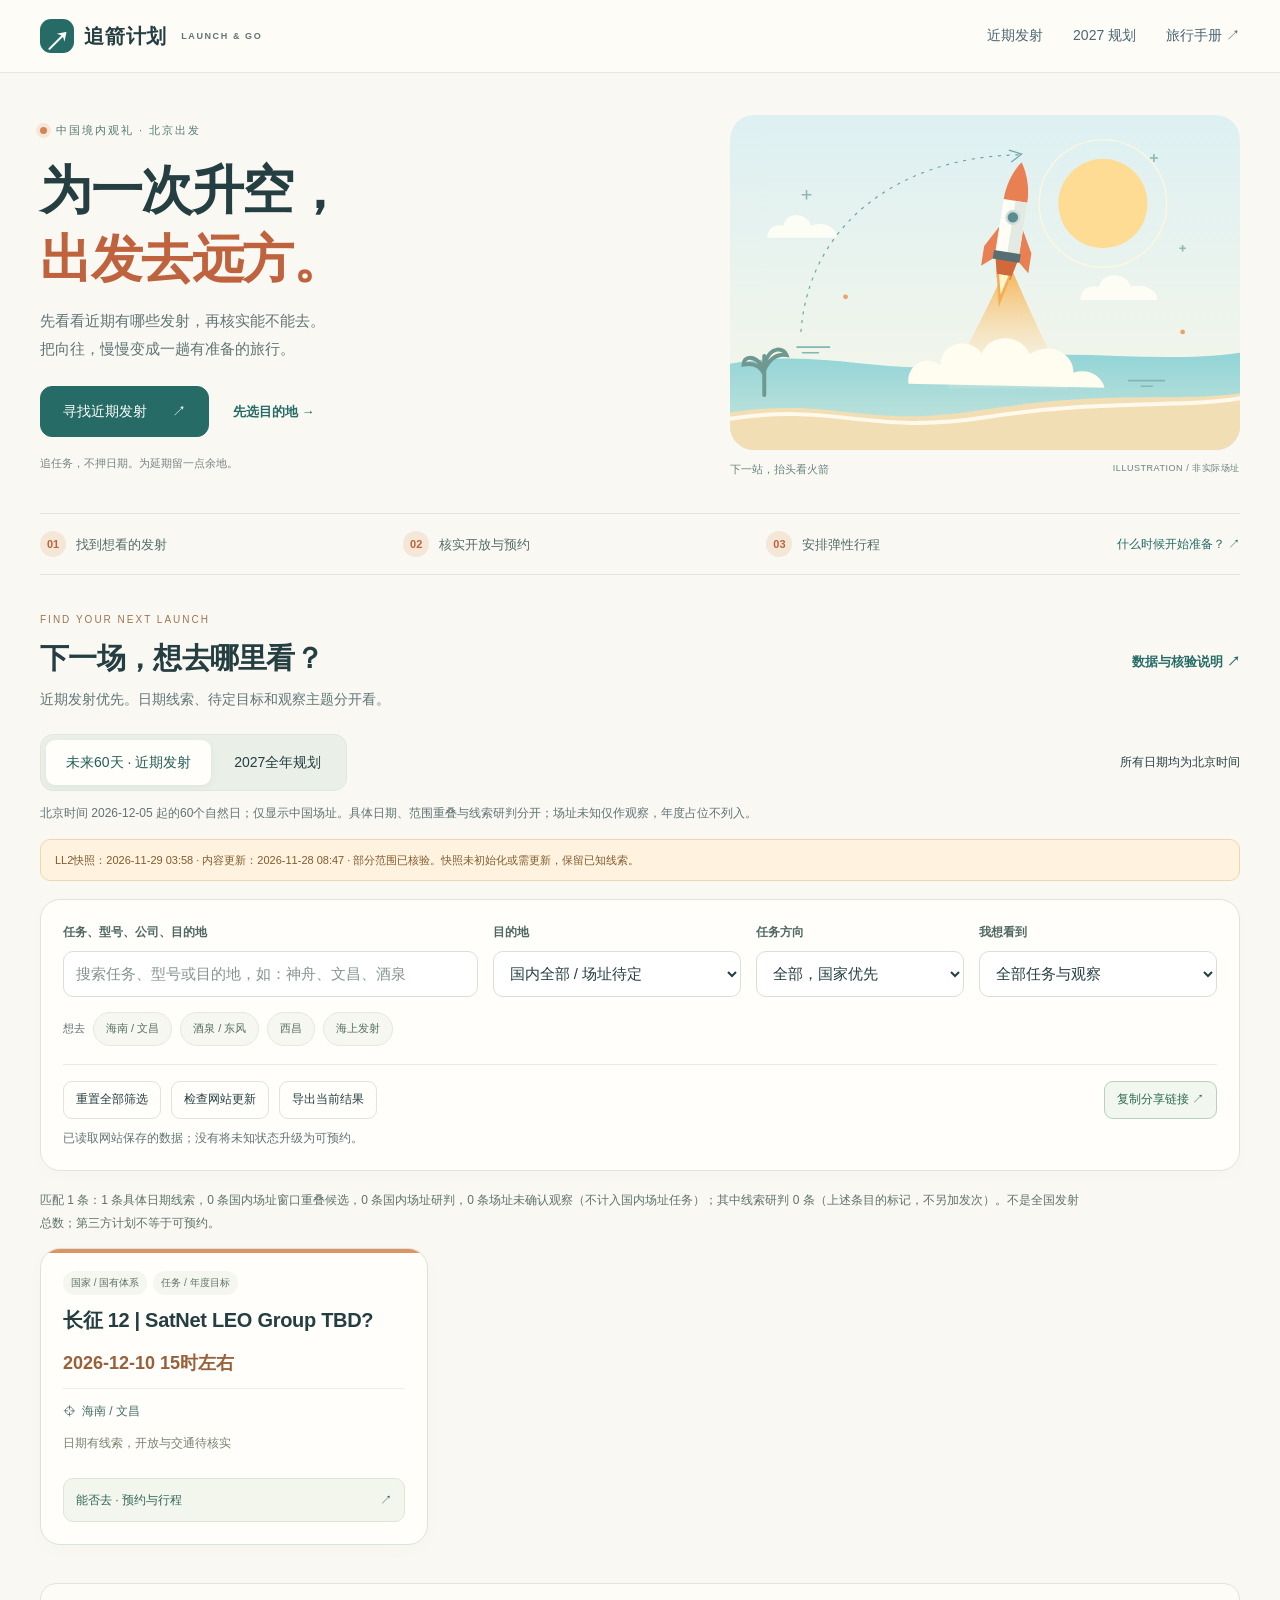
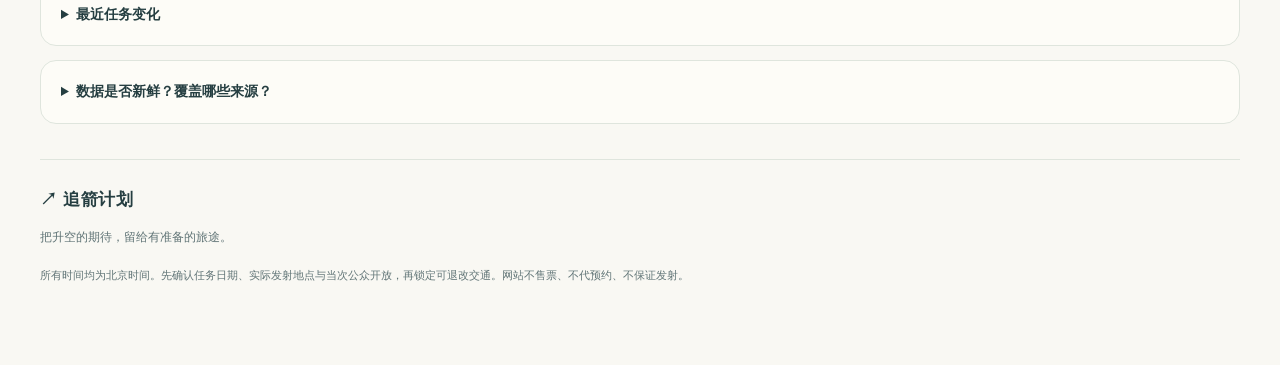
<file: index.html>
<!doctype html><html lang="zh-CN"><head><meta charset="utf-8"><meta name="viewport" content="width=device-width,initial-scale=1"><meta name="theme-color" content="#f9f8f3"><meta property="og:type" content="website"><meta property="og:title" content="追箭计划 · 为一次升空，出发去远方"><meta property="og:description" content="发现未来60天国内发射线索，核实观礼与预约，规划北京出发的弹性旅行。"><meta name="description" content="找到未来60天与2027中国发射任务，核实能否观礼，再规划北京出发的旅行。国家任务优先，含商业与待定观察。"><title>追箭计划 | 找任务 · 看能否去 · 安排旅行</title><link rel="stylesheet" href="./assets/site.css"><script src="./assets/monitor.js" defer></script><script src="./assets/explorer.js" defer></script></head><body>
<a class="skip-link" href="#launch-monitor">跳到任务列表</a>
<nav class="topnav"><div class="wrap"><a class="brand" href="./"><span class="brand-mark" aria-hidden="true">↗</span>追箭计划<span class="brand-sub">LAUNCH & GO</span></a><a href="#launch-monitor">近期发射</a><a href="./?horizon=2027#launch-monitor">2027 规划</a><a href="./guide.html#trip-planner">旅行手册 ↗</a></div></nav><header class="hero compact-hero"><div class="wrap hero-grid"><div class="hero-copy"><div class="eyebrow"><span class="eyebrow-dot"></span> 中国境内观礼 · 北京出发</div><h1>为一次升空，<br><em>出发去远方。</em></h1><p>先看看近期有哪些发射，再核实能不能去。<br class="desktop-break">把向往，慢慢变成一趟有准备的旅行。</p><div class="actions"><a class="button-link primary" href="#launch-monitor">寻找近期发射 <span aria-hidden="true">↗</span></a><a class="text-link" href="./guide.html#trip-planner">先选目的地 →</a></div><p class="hero-footnote">追任务，不押日期。为延期留一点余地。</p></div><figure class="hero-art"><img src="./assets/launch-sky.svg" width="640" height="420" alt="明亮海岸上的火箭升空插画"><figcaption><span>下一站，抬头看火箭</span><span>ILLUSTRATION / 非实际场址</span></figcaption></figure></div></header>
<div class="wrap journey-strip" aria-label="规划步骤"><span><b>01</b> 找到想看的发射</span><span><b>02</b> 核实开放与预约</span><span><b>03</b> 安排弹性行程</span><a href="./guide.html#booking-timing">什么时候开始准备？ ↗</a></div>
<main class="wrap content"><noscript><style>#launch-monitor,#mission-detail,#changes,#monitor-sources{display:none}</style><section class="panel"><h2>无需JavaScript也能继续规划</h2><p>筛选和交互详情需要JavaScript。嫦娥七号已获载荷合作方官方2027年度依据，具体日期待定；其他线索不等于已定发次。</p><p><a href="./guide.html#trip-planner">打开完整旅行手册</a> · <a href="./guide.html#booking-routes">查看酒泉、西昌、海南预约渠道</a> · <a href="./guide.html#missions">阅读任务与来源</a></p></section></noscript><section id="launch-monitor" class="section"><div class="section-heading finder-heading"><div><div class="eyebrow">FIND YOUR NEXT LAUNCH</div><h2 id="finder-heading">下一场，想去哪里看？</h2><p>近期发射优先。日期线索、待定目标和观察主题分开看。</p></div><a class="text-link" href="#monitor-sources">数据与核验说明 ↗</a></div>
<div class="horizon-bar"><div class="horizon-switch" role="group" aria-label="查看时间范围"><button type="button" data-horizon="60" aria-pressed="true">未来60天 · 近期发射</button><button type="button" data-horizon="2027" aria-pressed="false">2027全年规划</button></div><span class="small">所有日期均为北京时间</span></div><p id="horizon-note" class="note">按北京时间滚动，具体日期和待定目标分开。</p>
<div id="lm-health" class="lm-health lm-warning" role="status">正在读取最后保存的任务与核验记录…</div><div class="finder-surface">
<div class="finder-controls"><div class="field wide"><label for="lm-search">任务、型号、公司、目的地</label><input id="lm-search" type="search" placeholder="搜索任务、型号或目的地，如：神舟、文昌、酒泉" autocomplete="off"></div><div class="field"><label for="site-filter">目的地</label><select id="site-filter"><option value="">国内全部 / 场址待定</option><option value="hainan">海南 / 文昌</option><option value="jiuquan">酒泉 / 东风</option><option value="xichang">西昌</option><option value="taiyuan">太原</option><option value="sea">海上 / 日照等</option><option value="unknown">场址尚未公布</option></select></div><div class="field"><label for="kind-filter">任务方向</label><select id="kind-filter"><option value="">全部，国家优先</option><option value="national">国家任务 / 国有体系</option><option value="commercial">商业任务与应用</option><option value="other">属性未分类 / 国资关联</option></select></div><div class="field"><label for="stage-filter">我想看到</label><select id="stage-filter"><option value="">全部任务与观察</option><option value="dated">有具体日期的任务</option><option value="inference">线索研判 · 值得提前关注</option><option value="overlap">窗口重叠 / 待定候选（近期）</option><option value="annual">年度 / 季度目标</option><option value="topic">订单 / 组网 / 监控主题</option></select></div></div>
<div class="destination-shortcuts" role="group" aria-label="快速选择目的地"><span>想去</span><button type="button" data-site-pick="hainan">海南 / 文昌</button><button type="button" data-site-pick="jiuquan">酒泉 / 东风</button><button type="button" data-site-pick="xichang">西昌</button><button type="button" data-site-pick="sea">海上发射</button></div><div class="lm-toolbar"><button id="lm-clear" type="button">重置全部筛选</button><button id="lm-refresh" type="button">检查网站更新</button><button id="lm-export" type="button">导出当前结果</button><button id="lm-share" type="button">复制分享链接 ↗</button><span id="lm-feedback" class="source-note" role="status"></span></div><div id="share-fallback" class="share-fallback" hidden><label for="share-url">自动复制不可用，可选择并复制此链接</label><input id="share-url" type="text" readonly></div></div>
<p id="lm-count" aria-live="polite"></p><div id="destination-result"></div><div id="lm-cards" class="lm-cards" aria-label="匹配的发射线索"></div><div id="lm-empty" class="lm-empty" hidden><h3>没有匹配的任务或观察项</h3><p>未收录不代表没有计划。可减少筛选，或先查看目的地的观礼预约与旅行条件。</p><button id="empty-reset" type="button">重置筛选，查看全部</button><a class="button-link" href="./guide.html#trip-planner">先按目的地规划 →</a></div>
</section>
<section id="mission-detail" class="section panel" hidden aria-labelledby="detail-heading"><button type="button" id="detail-close">关闭详情，返回结果</button><div id="detail-content"></div></section>
<section id="changes" class="section"><details><summary>最近任务变化</summary><ul id="lm-changes" class="lm-changes"></ul></details></section>
<section id="monitor-sources" class="section"><details><summary>数据是否新鲜？覆盖哪些来源？</summary><p id="editorial-status"></p><p id="source-count"></p><p id="holiday-status" class="note warn"></p><p>LL2每6小时采集，独立官方核验另外维护。通过稳定任务ID关联的官方与LL2记录合并展示，不重复计为两场。研发条件、组网目标和订单不等于逐次排期。当前或往年观礼产品不保证2027有场次或余位。</p><div class="links"><a href="./data/editorial.json">独立核验来源</a><a href="./data/status.json">采集状态</a><a href="https://github.com/StupidYang/Rocket-Launch-Tourism-Planning/actions" target="_blank" rel="noopener noreferrer">运行记录</a></div></details></section>

<footer class="footer"><a class="brand" href="./">↗ 追箭计划</a><p>把升空的期待，留给有准备的旅途。</p>所有时间均为北京时间。先确认任务日期、实际发射地点与当次公众开放，再锁定可退改交通。网站不售票、不代预约、不保证发射。</footer></main><script id="launch-seed" type="application/json">__LAUNCH_SEED__</script></body></html>
</file>
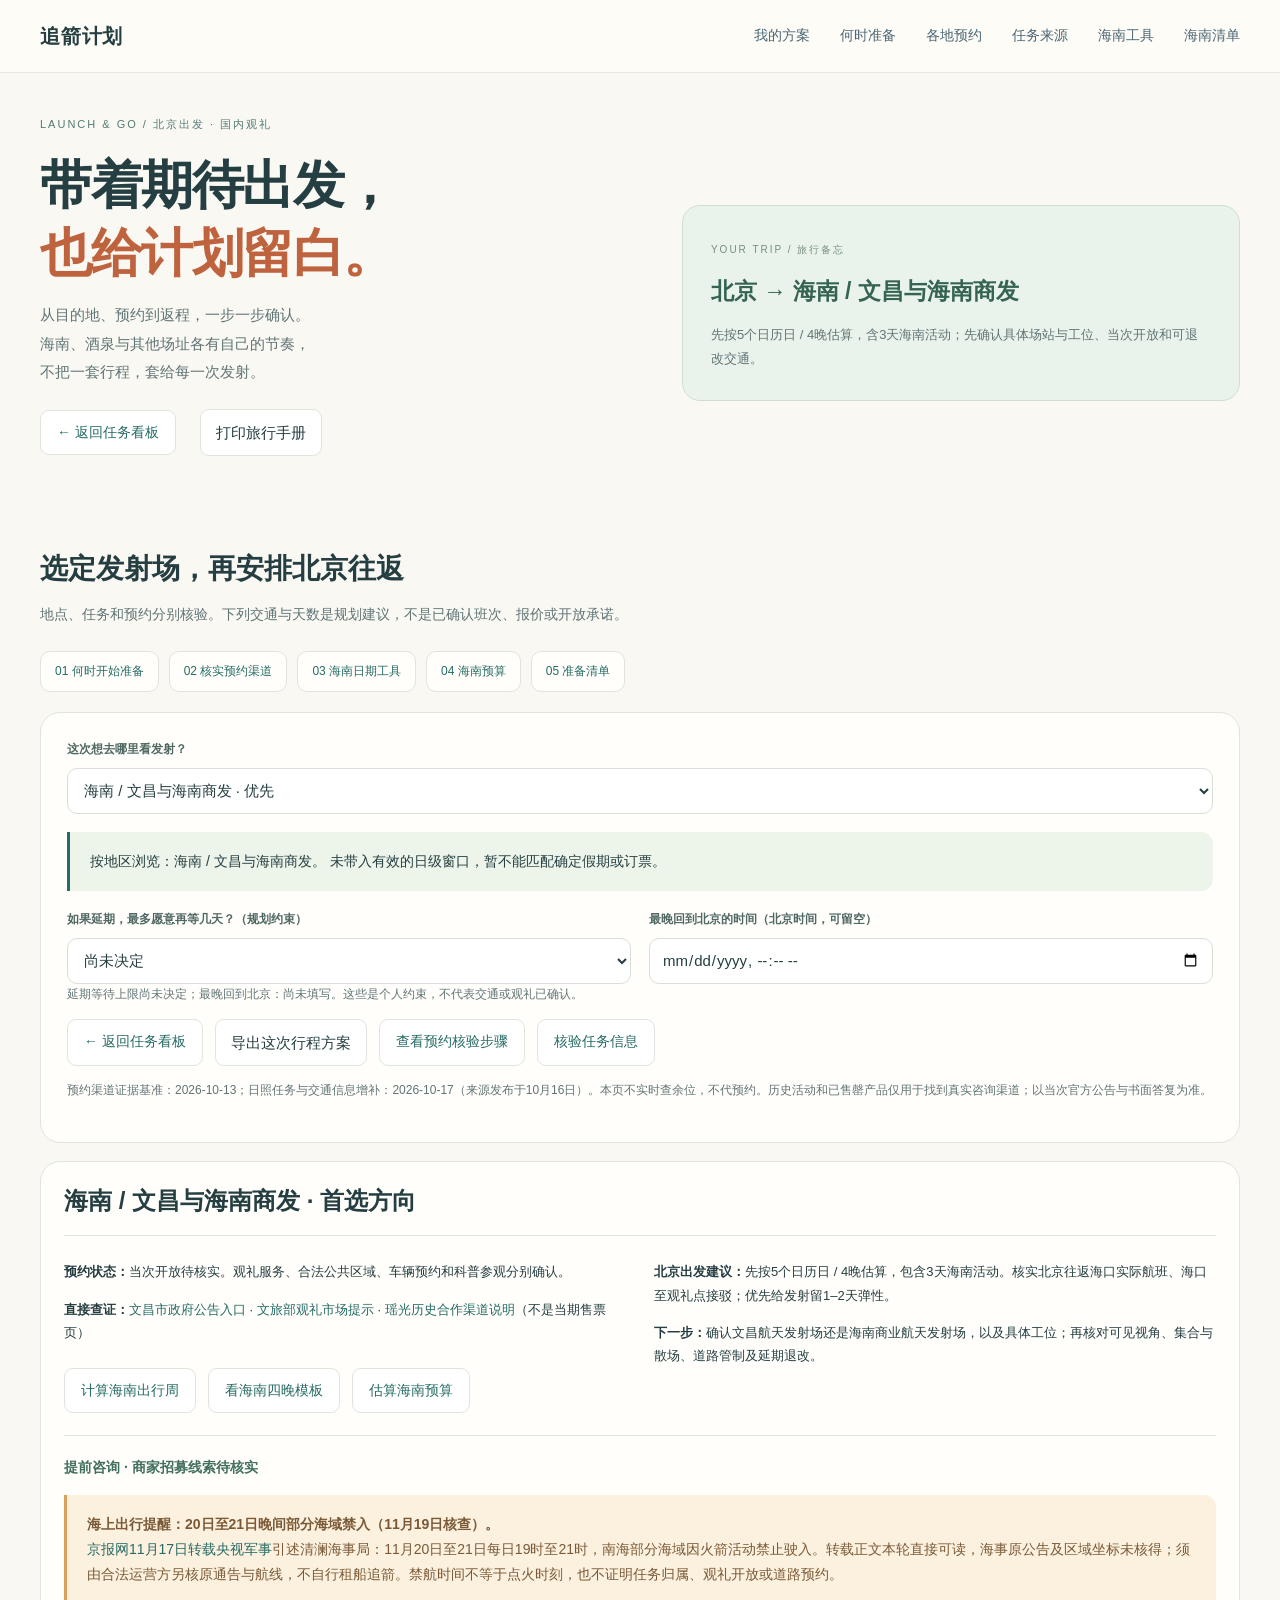
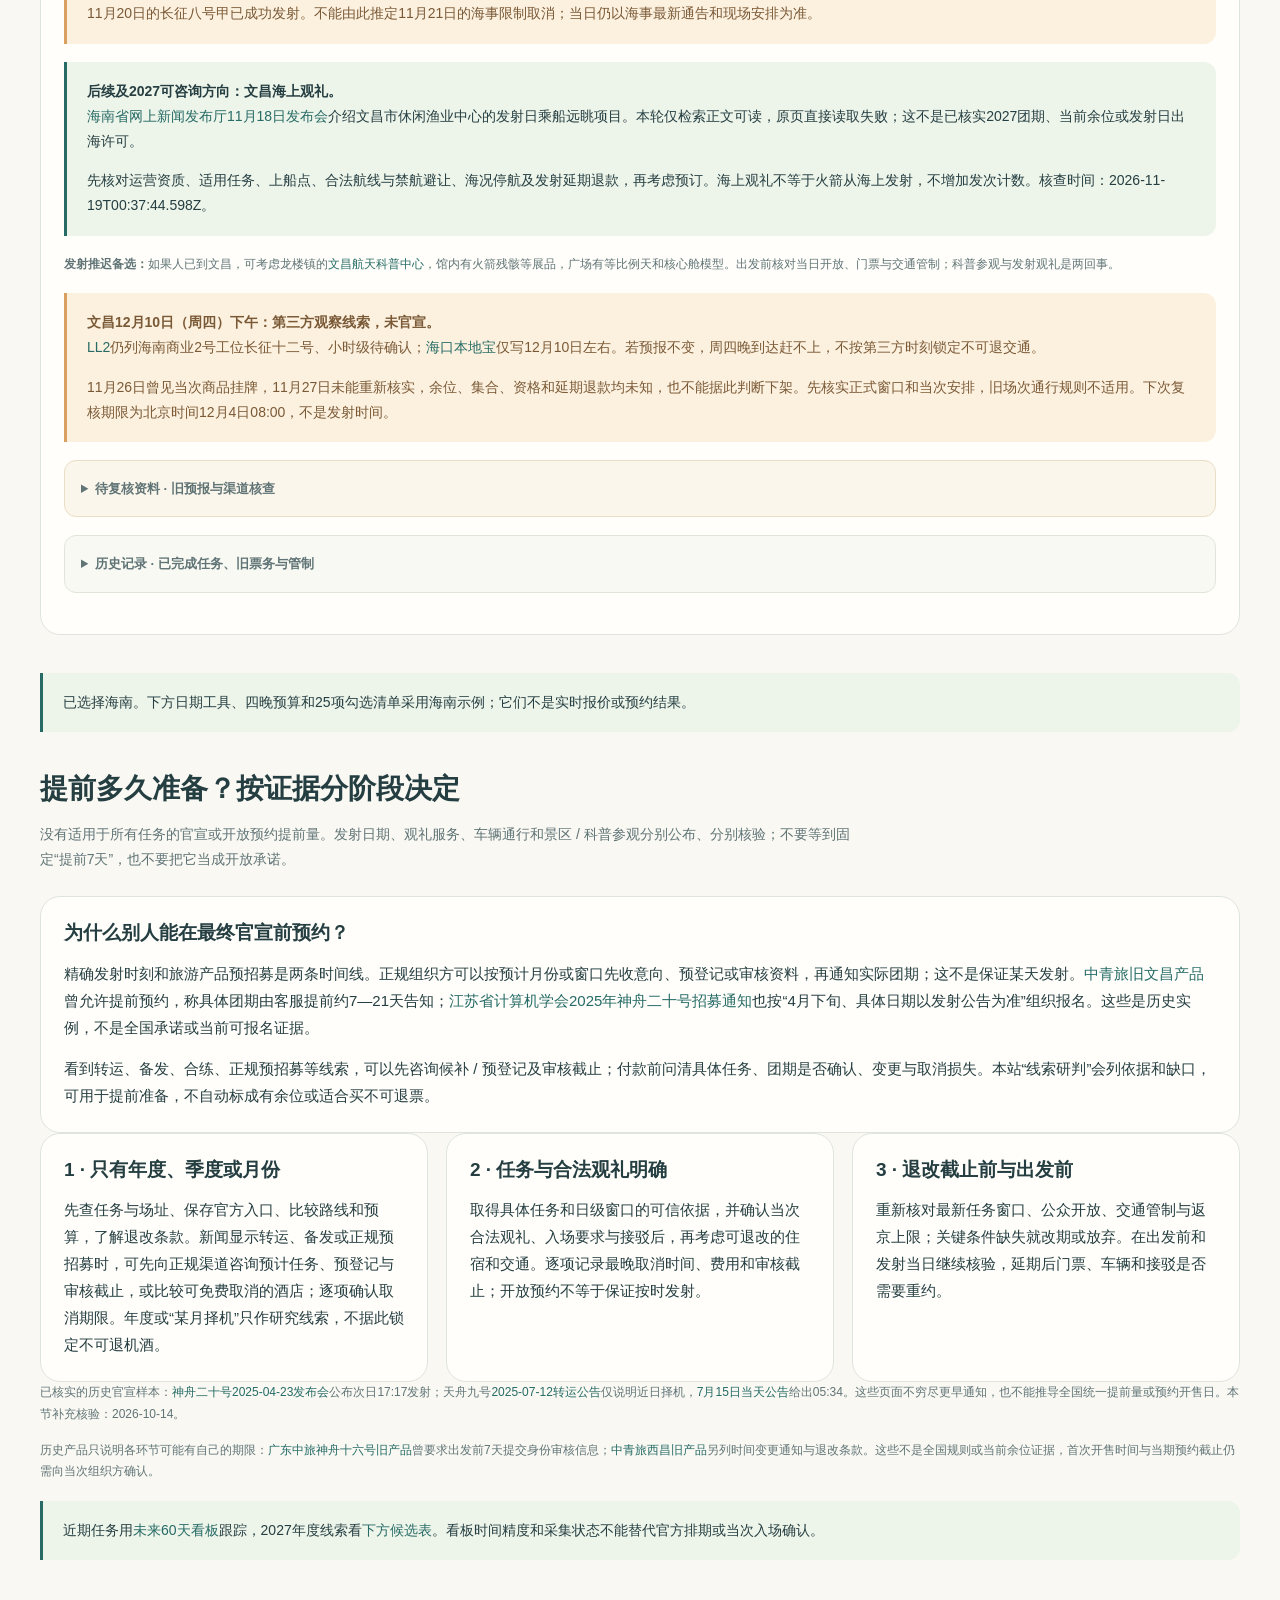
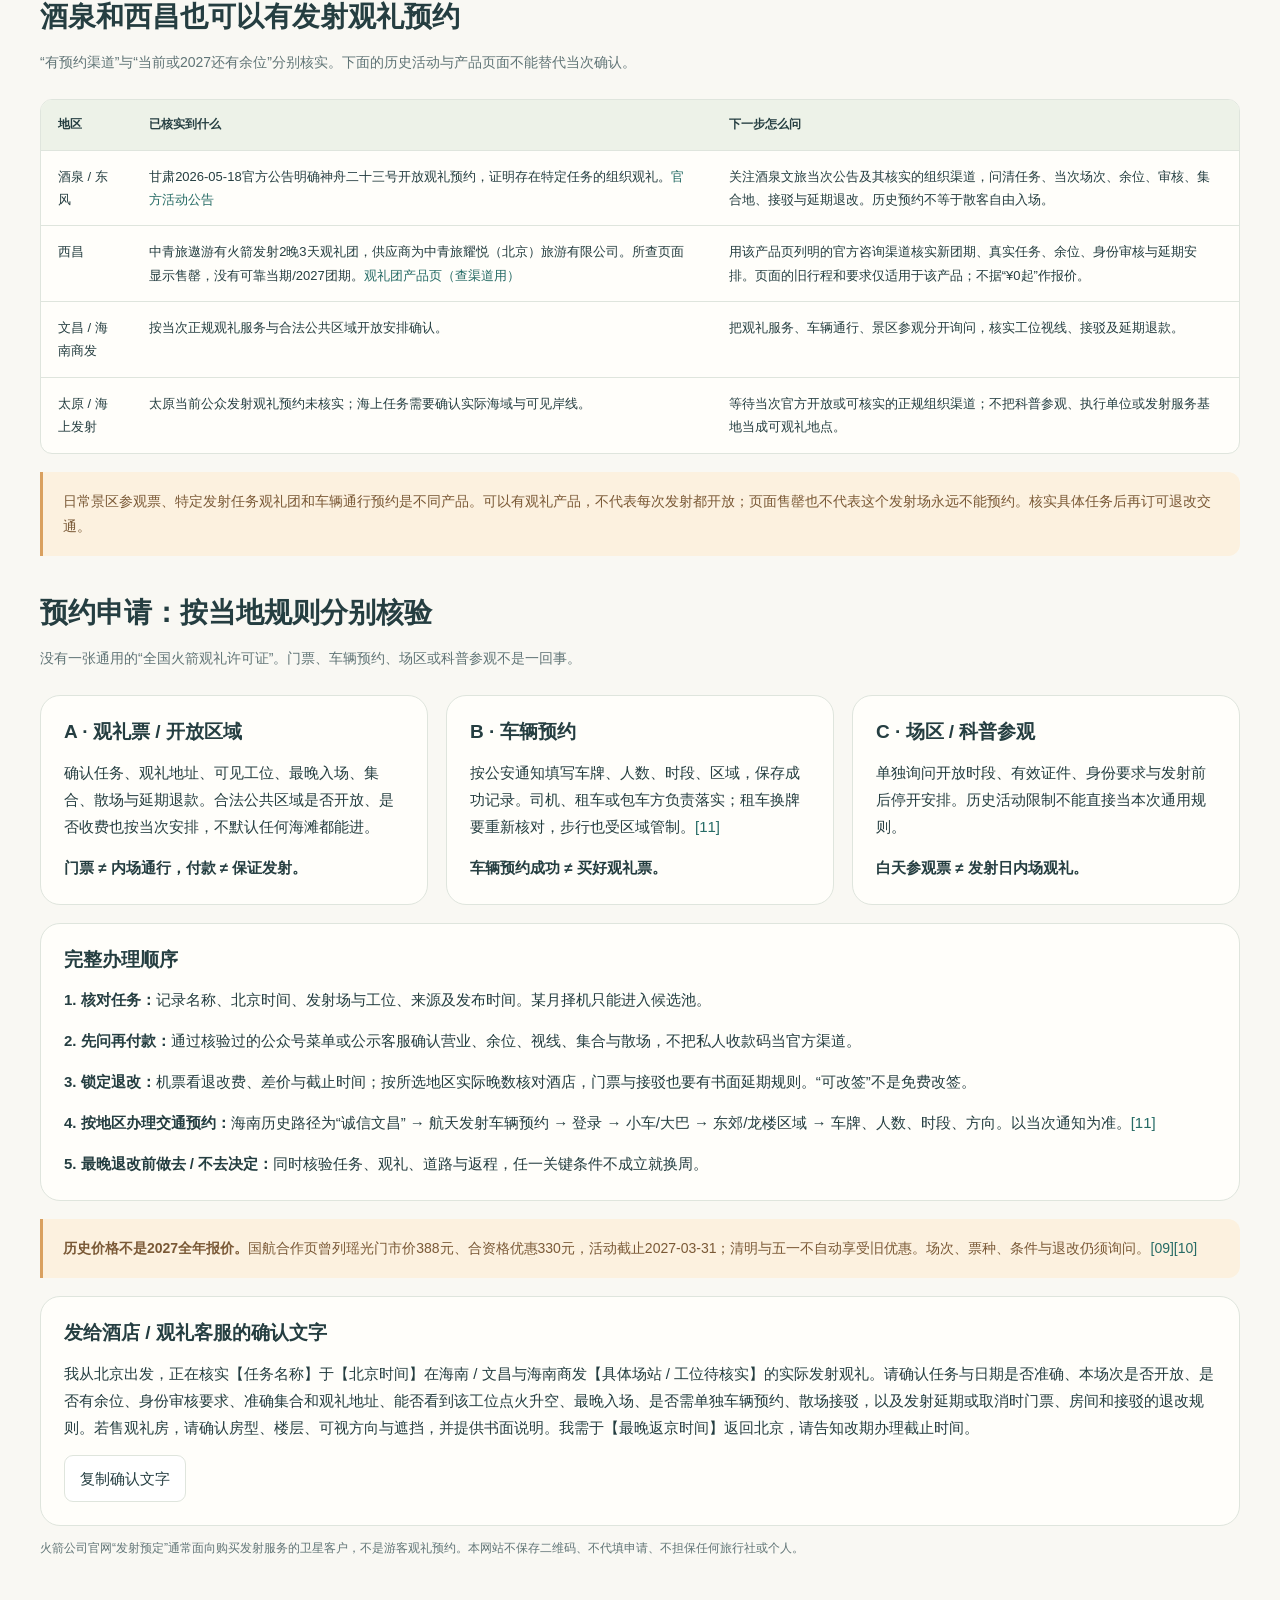
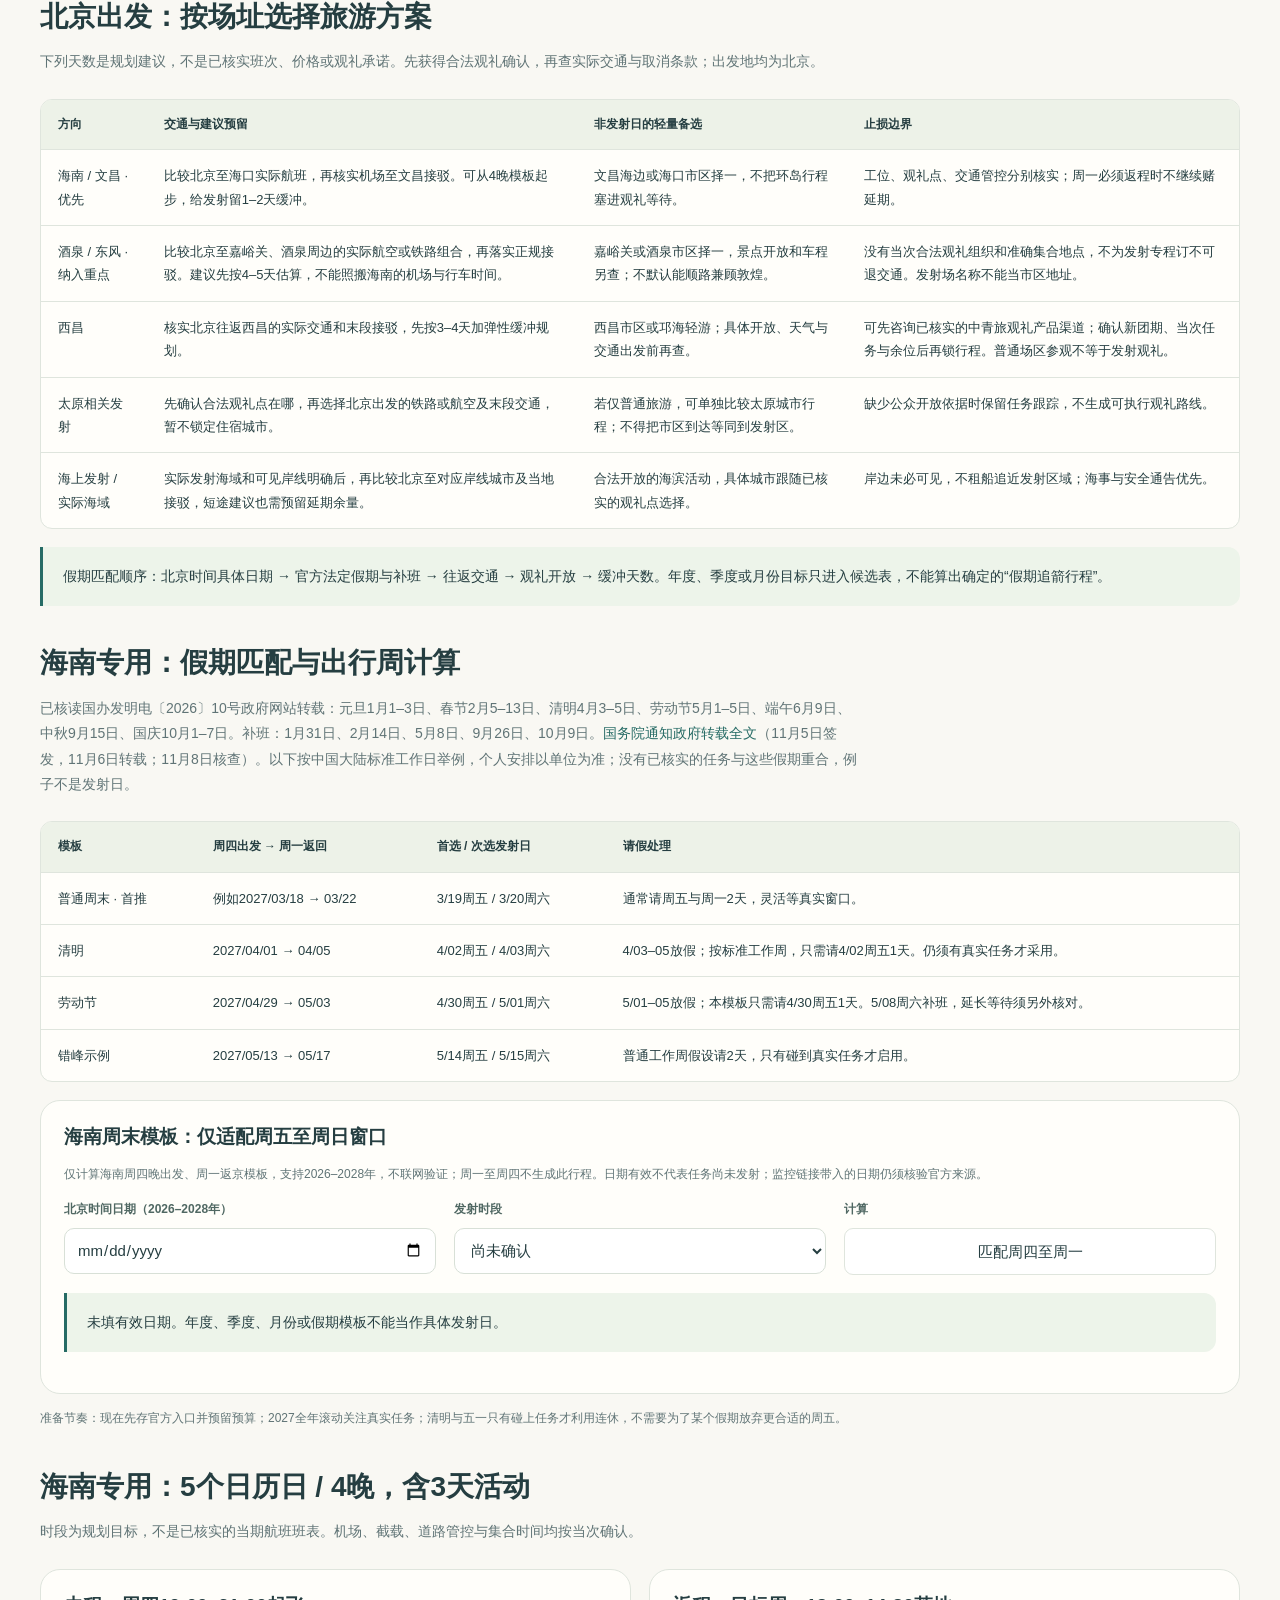
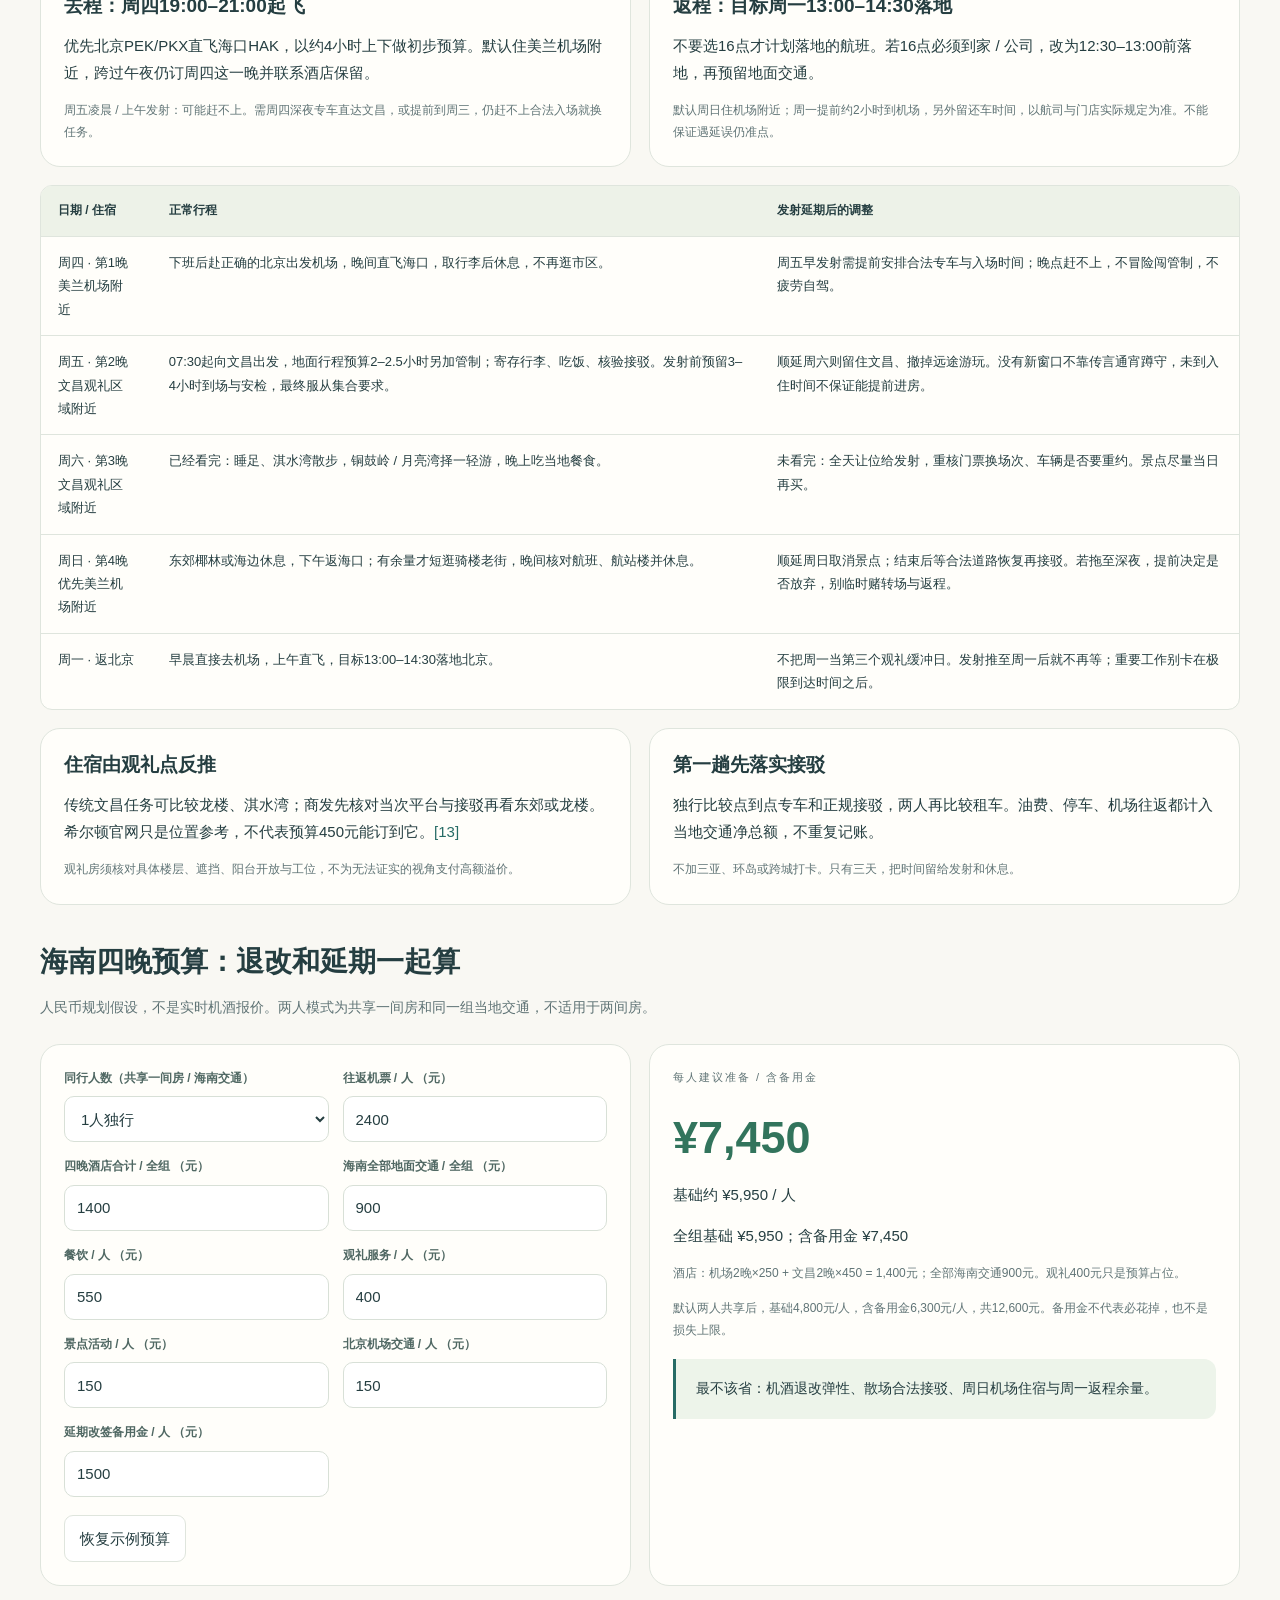
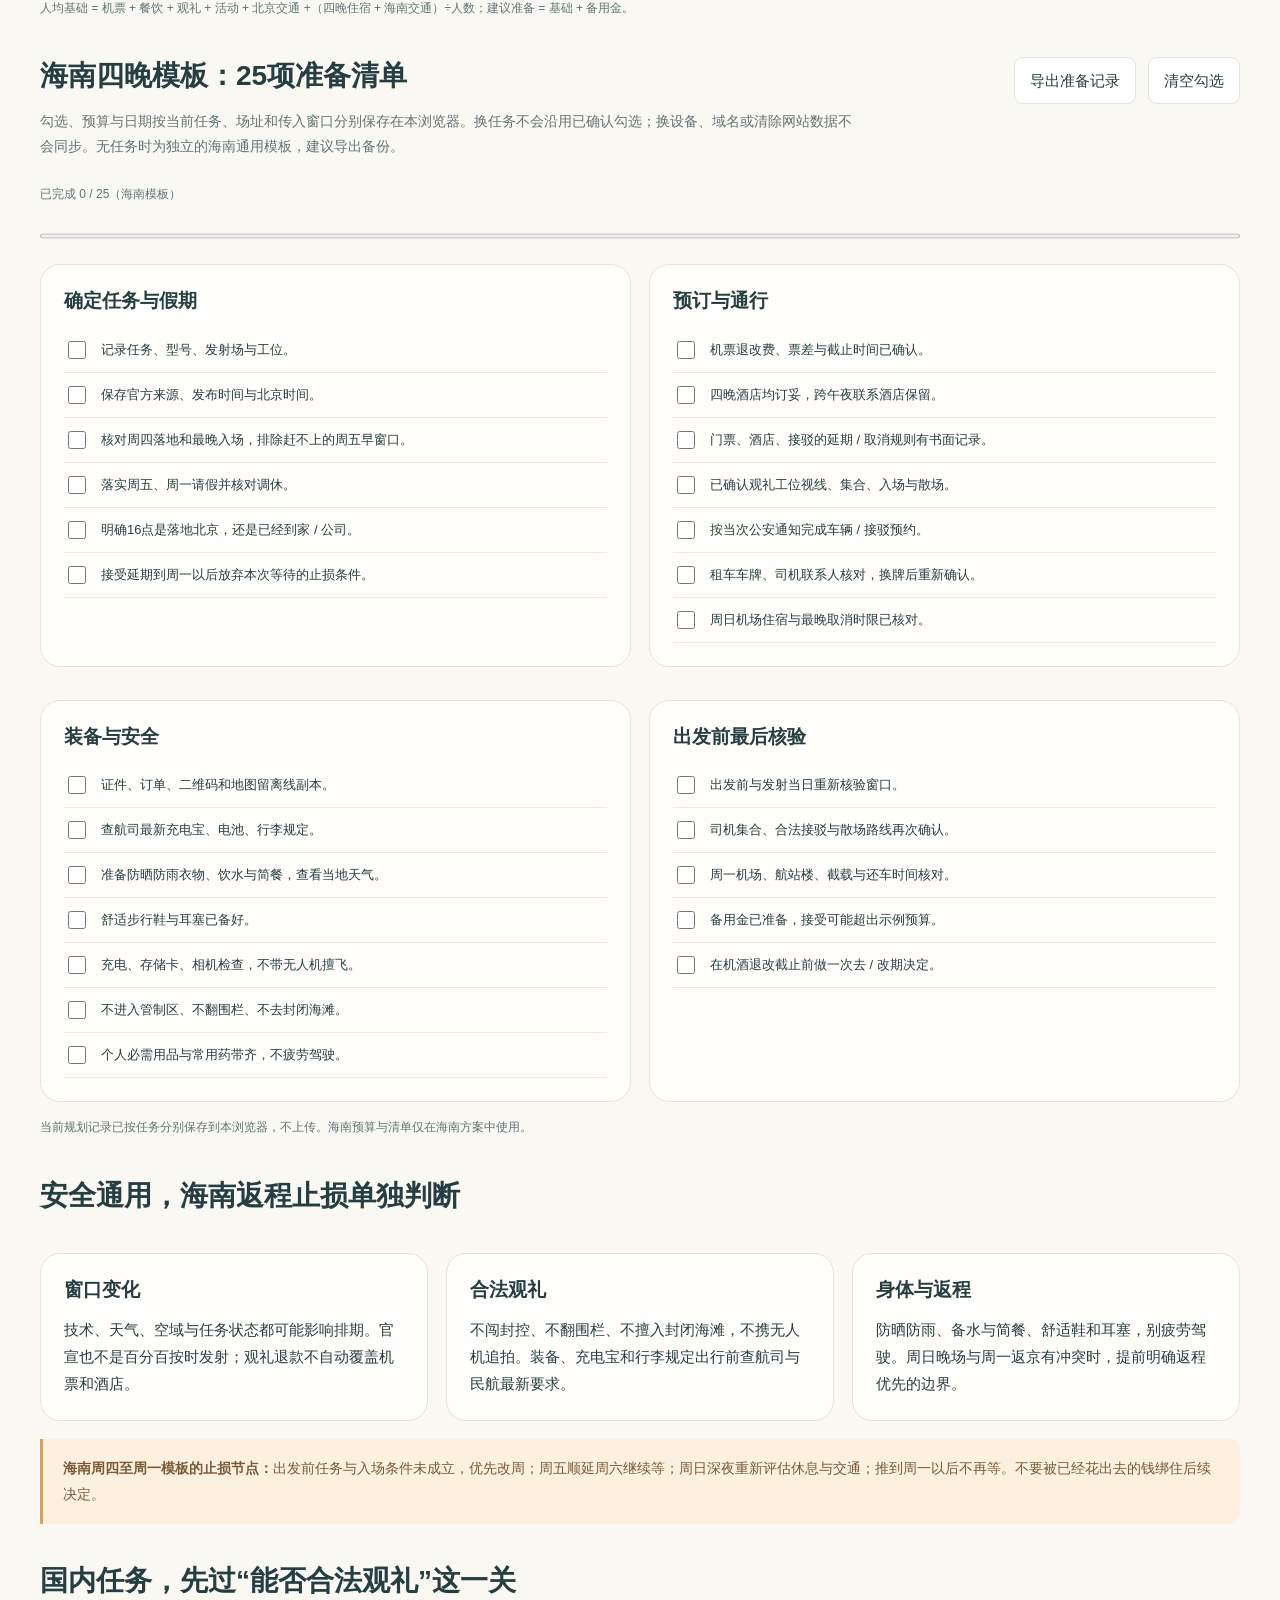
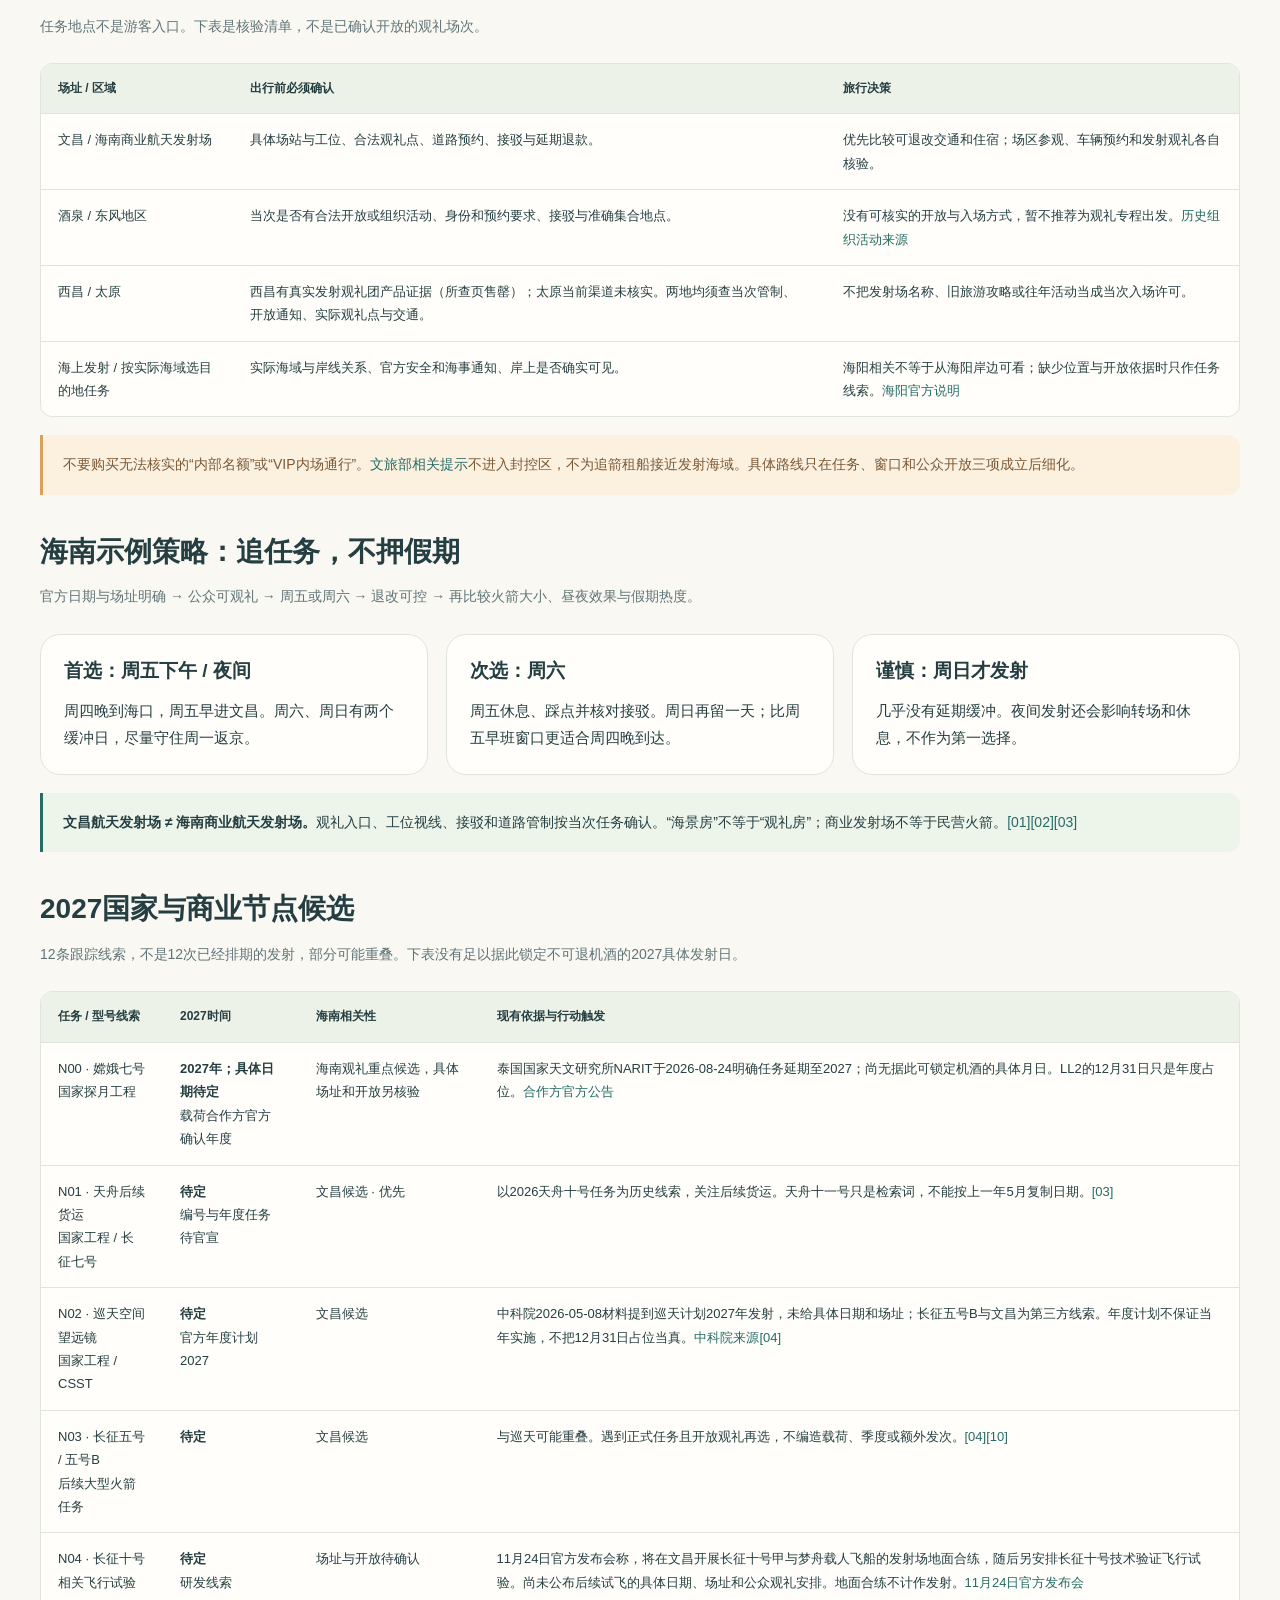
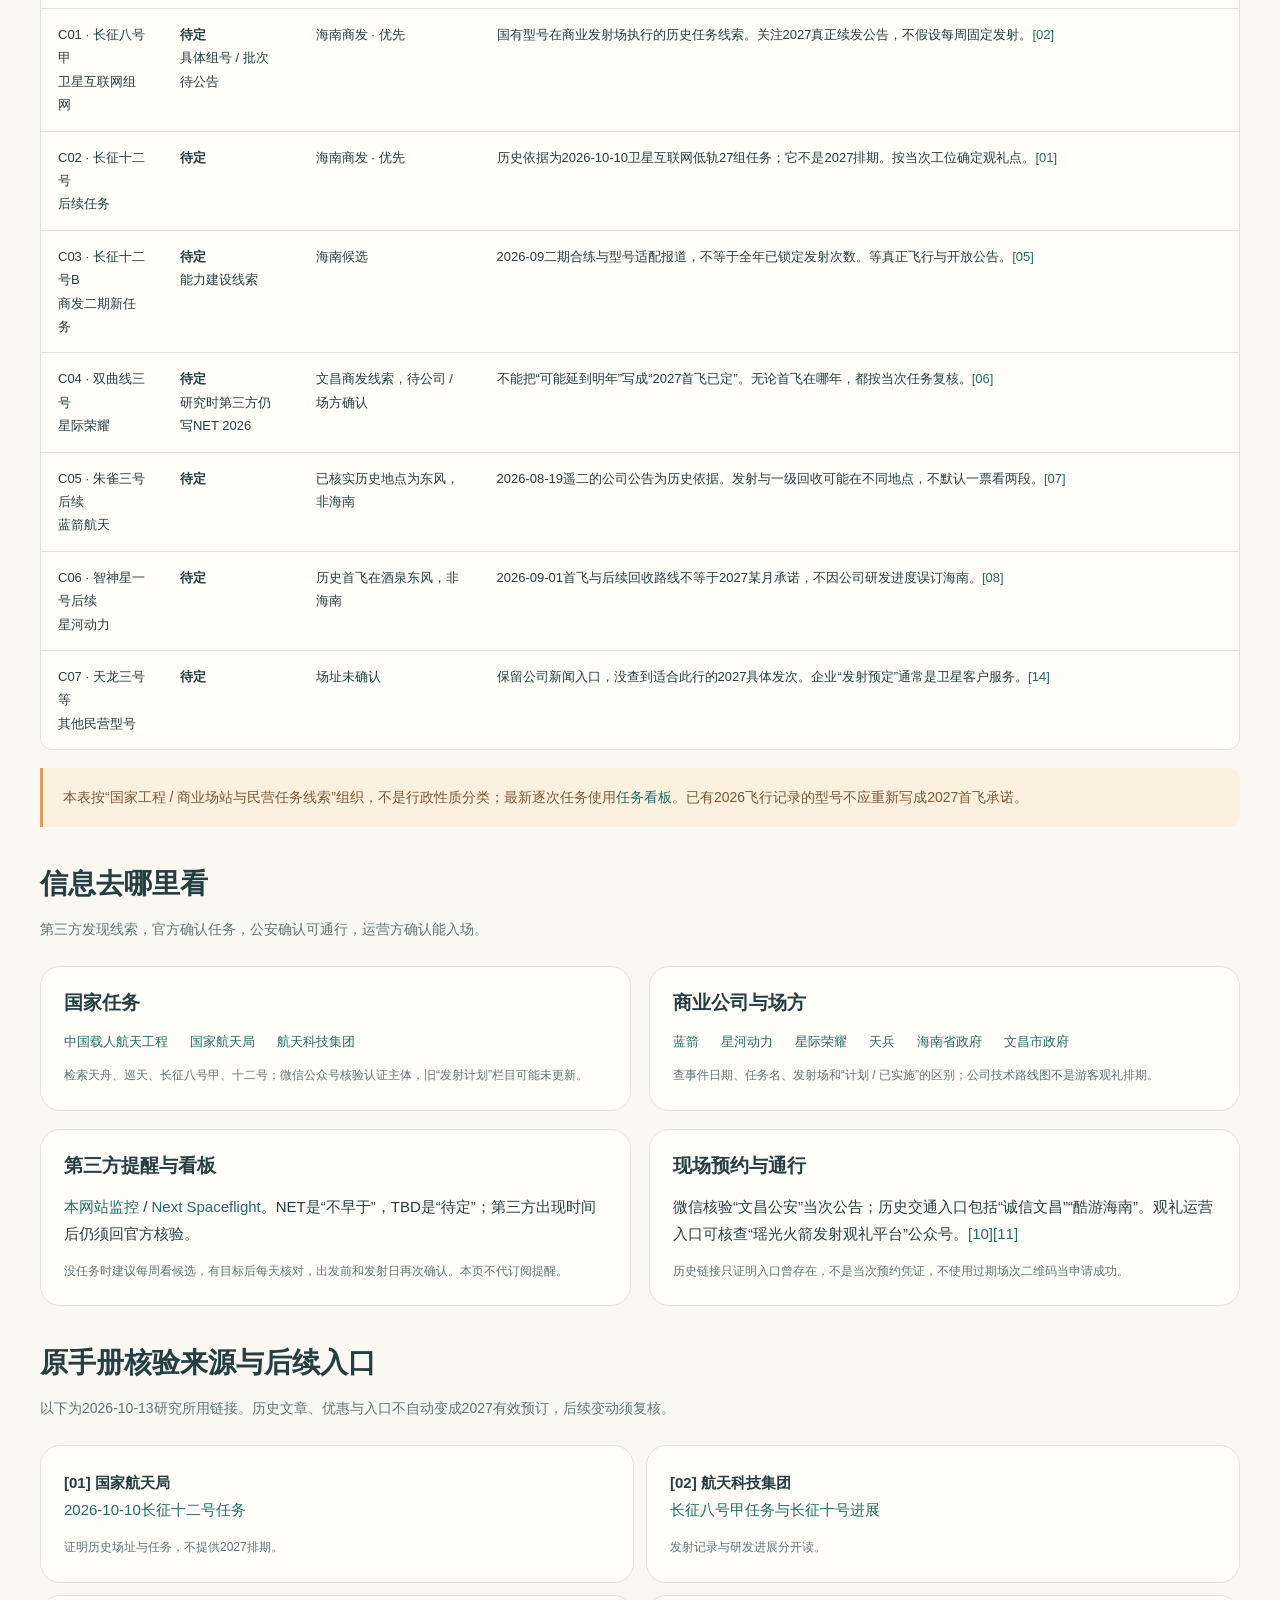
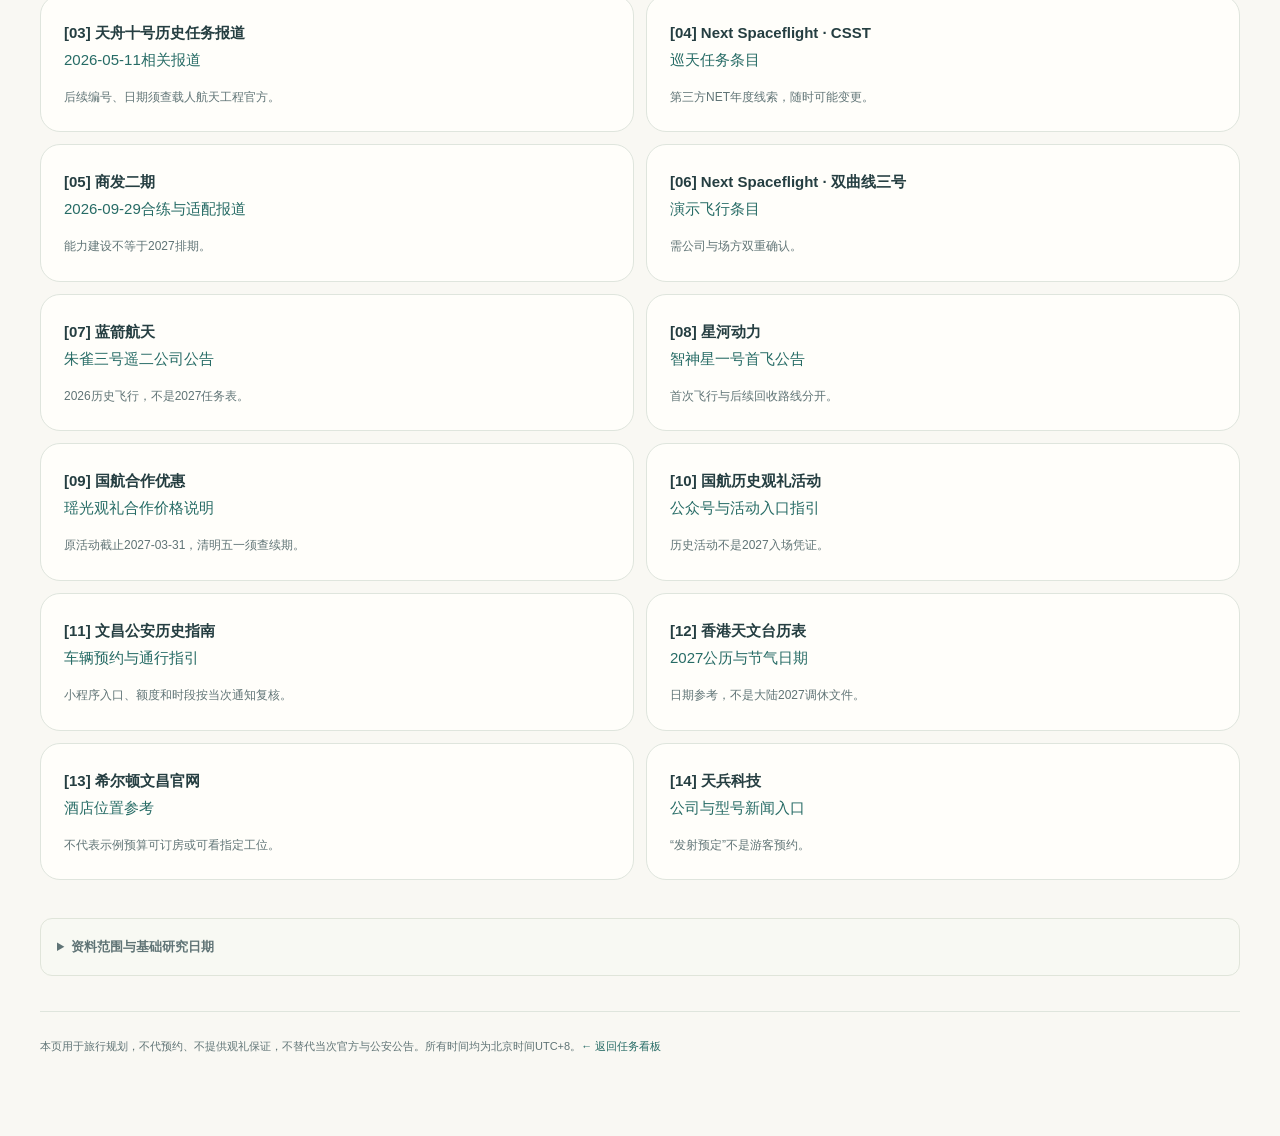
<file: guide.html>
<!doctype html><html lang="zh-CN"><head><meta charset="utf-8"><meta name="viewport" content="width=device-width,initial-scale=1"><title>国内追箭手册 | 北京出发 · 近期与2027规划</title><meta name="theme-color" content="#f9f8f3"><meta name="description" content="国内火箭观礼旅行：近期任务与2027候选、分阶段准备、预约核验、四晚行程、预算与25项准备清单。"><link rel="stylesheet" href="./assets/site.css"><script src="./assets/guide.js" defer></script></head><body>
<a class="skip-link" href="#trip-planner">跳到旅行规划</a><nav class="topnav"><div class="wrap"><a class="brand" data-return-link href="./">追箭计划</a><a href="#trip-planner">我的方案</a><a href="#booking-timing">何时准备</a><a href="#booking-routes">各地预约</a><a href="#missions">任务来源</a><a href="#calendar">海南工具</a><a href="#checklist">海南清单</a></div></nav><header class="hero"><div class="wrap"><div class="eyebrow">LAUNCH & GO / 北京出发 · 国内观礼</div><div class="hero-grid"><div><h1>带着期待出发，<br><em>也给计划留白。</em></h1><p>从目的地、预约到返程，一步一步确认。<br>海南、酒泉与其他场址各有自己的节奏，<br>不把一套行程，套给每一次发射。</p><div class="actions"><a class="button-link" data-return-link href="./">← 返回任务看板</a><button type="button" id="print-guide">打印旅行手册</button></div></div><aside class="route"><strong id="trip-hero-title">北京出发 · 先选场址</strong><p id="trip-hero-summary">海南、酒泉、西昌分别规划。<br>先核验当次任务与合法观礼，再订可退改交通。<br>已知预约渠道不代表当次已有余位。</p></aside></div></div></header>

<main class="wrap content">
<section class="section" id="trip-planner" aria-labelledby="trip-planner-heading">
<div class="section-heading"><div><h2 id="trip-planner-heading">选定发射场，再安排北京往返</h2><p>地点、任务和预约分别核验。下列交通与天数是规划建议，不是已确认班次、报价或开放承诺。</p></div></div>
<div class="guide-quicklinks" aria-label="旅行工具"><a href="#booking-timing">01 何时开始准备</a><a href="#booking-routes">02 核实预约渠道</a><a href="#calendar">03 海南日期工具</a><a href="#budget">04 海南预算</a><a href="#checklist">05 准备清单</a></div><div class="panel">
<div class="field"><label for="trip-site">这次想去哪里看发射？</label><select id="trip-site"><option value="hainan">海南 / 文昌与海南商发 · 优先</option><option value="jiuquan">酒泉 / 东风</option><option value="xichang">西昌</option><option value="taiyuan">太原相关发射</option><option value="sea">海上发射 / 按实际海域选目的地</option><option value="unknown">场址尚未确认</option></select></div>
<p id="trip-context" class="note" role="status">按地区浏览。若从首页任务进入，这里会保留任务名称；名称和传入日期本身不构成官方排期。</p>
<div class="grid2" style="margin-top:14px"><div class="field"><label for="trip-buffer">如果延期，最多愿意再等几天？（规划约束）</label><select id="trip-buffer"><option value="unknown">尚未决定</option><option value="0">0天，不延长等待</option><option value="1">最多1天</option><option value="2">最多2天</option><option value="3">最多3天</option></select></div><div class="field"><label for="trip-returnby">最晚回到北京的时间（北京时间，可留空）</label><input id="trip-returnby" type="datetime-local"></div></div><p id="trip-constraints" class="small" role="status">设置个人止损边界；不会据此生成未经核实的航班或预约。</p><p id="trip-selection-note" class="small" role="status"></p><p id="trip-export-status" class="small" role="status"></p>
<div class="actions"><a class="button-link" data-return-link href="./">← 返回任务看板</a><button type="button" id="export-trip">导出这次行程方案</button><a class="button-link" href="#booking">查看预约核验步骤</a><a class="button-link" href="#channels">核验任务信息</a></div>
<p class="source-note" style="margin-top:14px">预约渠道证据基准：2026-10-13；日照任务与交通信息增补：2026-10-17（来源发布于10月16日）。本页不实时查余位，不代预约。历史活动和已售罄产品仅用于找到真实咨询渠道；以当次官方公告与书面答复为准。</p>
<noscript><p class="note warn">未启用JavaScript：下方完整展示各地区方案。请选择对应地区阅读，预算与日期工具需启用JavaScript。</p></noscript>
</div>
<div id="trip-options" style="margin-top:18px">
<article class="panel section" id="site-hainan" data-trip-site="hainan" aria-labelledby="site-hainan-title">
<h3 id="site-hainan-title">海南 / 文昌与海南商发 · 首选方向</h3>

<div class="grid2"><div><p><b>预约状态：</b>当次开放待核实。观礼服务、合法公共区域、车辆预约和科普参观分别确认。</p><p><b>直接查证：</b><a href="https://wenchang.hainan.gov.cn/" target="_blank" rel="noopener noreferrer">文昌市政府公告入口</a> · <a href="https://www.mct.gov.cn/whzx/qgwhxxlb/hn_7734/202408/t20240826_954860.htm" target="_blank" rel="noopener noreferrer">文旅部观礼市场提示</a> · <a href="https://webresource.airchina.com.cn/zh-CN/content/c/2026-05-20/29273.shtml" target="_blank" rel="noopener noreferrer">瑶光历史合作渠道说明</a>（不是当期售票页）</p></div><div><p><b>北京出发建议：</b>先按5个日历日 / 4晚估算，包含3天海南活动。核实北京往返海口实际航班、海口至观礼点接驳；优先给发射留1–2天弹性。</p><p><b>下一步：</b>确认文昌航天发射场还是海南商业航天发射场，以及具体工位；再核对可见视角、集合与散场、道路管制及延期退改。</p></div></div>
<div class="actions"><a class="button-link" href="#calendar">计算海南出行周</a><a class="button-link" href="#itinerary">看海南四晚模板</a><a class="button-link" href="#budget">估算海南预算</a></div>
<div class="current-leads"><h4>提前咨询 · 商家招募线索待核实</h4><div class="note warn" id="hainan-nov20-maritime"><b>海上出行提醒：20日至21日晚间部分海域禁入（11月19日核查）。</b><p><a href="https://xinwen.bjd.com.cn/content/s6afbb3c6e4b0e42f8f0302a5.html" target="_blank" rel="noopener noreferrer">京报网11月17日转载央视军事</a>引述清澜海事局：11月20日至21日每日19时至21时，南海部分海域因火箭活动禁止驶入。转载正文本轮直接可读，海事原公告及区域坐标未核得；须由合法运营方另核原通告与航线，不自行租船追箭。禁航时间不等于点火时刻，也不证明任务归属、观礼开放或道路预约。</p><p>11月20日的长征八号甲已成功发射。不能由此推定11月21日的海事限制取消；当日仍以海事最新通告和现场安排为准。</p></div><div class="note" id="hainan-sea-viewing-lead"><b>后续及2027可咨询方向：文昌海上观礼。</b><p><a href="https://hnxwfbt.hinews.cn/xinwen/show-3425.html" target="_blank" rel="noopener noreferrer">海南省网上新闻发布厅11月18日发布会</a>介绍文昌市休闲渔业中心的发射日乘船远眺项目。本轮仅检索正文可读，原页直接读取失败；这不是已核实2027团期、当前余位或发射日出海许可。</p><p>先核对运营资质、适用任务、上船点、合法航线与禁航避让、海况停航及发射延期退款，再考虑预订。海上观礼不等于火箭从海上发射，不增加发次计数。核查时间：2026-11-19T00:37:44.598Z。</p></div></div>
<p class="source-note"><b>发射推迟备选：</b>如果人已到文昌，可考虑龙楼镇的<a href="https://www.mct.gov.cn/wlbphone/wlbydd/xxfb/qglb/hn_9781/202510/t20251013_962599.html" target="_blank" rel="noopener noreferrer">文昌航天科普中心</a>，馆内有火箭残骸等展品，广场有等比例天和核心舱模型。出发前核对当日开放、门票与交通管制；科普参观与发射观礼是两回事。</p><div class="note warn" id="hainan-dec10-lead"><b>文昌12月10日（周四）下午：第三方观察线索，未官宣。</b><p><a href="https://ll.thespacedevs.com/2.3.0/launches/5ce59e3a-c343-430f-ae4e-e608ba536754/" target="_blank" rel="noopener noreferrer">LL2</a>仍列海南商业2号工位长征十二号、小时级待确认；<a href="https://m.haikou.bendibao.com/news/45860.shtm?src=amap" target="_blank" rel="noopener noreferrer">海口本地宝</a>仅写12月10日左右。若预报不变，周四晚到达赶不上，不按第三方时刻锁定不可退交通。</p><p>11月26日曾见当次商品挂牌，11月27日未能重新核实，余位、集合、资格和延期退款均未知，也不能据此判断下架。先核实正式窗口和当次安排，旧场次通行规则不适用。下次复核期限为北京时间12月4日08:00，不是发射时间。</p></div><details class="archive archive-caution"><summary>待复核资料 · 旧预报与渠道核查</summary><p class="archive-intro">以下保留原核查日期和限制，不是本轮新核验，不据此锁定不可退行程。最新任务请先看<a href="./?horizon=60#launch-monitor">近期发射列表</a>。</p><div class="note warn" id="hainan-nov20-lead"><b>第三方预报背景（原核查2026-10-31，复核已过期）：</b><p><a href="https://ll.thespacedevs.com/2.3.0/launches/a2975167-7c6f-4403-99e1-b40df17c8140/" target="_blank" rel="noopener noreferrer">LL2长征八号甲</a>列有11月20日（周五）晚间、海南商业1号工位；<a href="https://ll.thespacedevs.com/2.3.0/launches/5ce59e3a-c343-430f-ae4e-e608ba536754/" target="_blank" rel="noopener noreferrer">LL2长征十二号</a>新列11月24日（周二）下午、商业2号工位。均为小时级TBC预报，载荷组号待定，依据10月30日22:17 UTC成功快照；原始API未能独立抓取。未核实官方日级窗口或当次观礼开放，不能当作两场必定连续可看。</p><p>原复核期限11月2日08:00北京时间已过，旧筹备建议降级为待核线索，不自动续期。11月5日仅核对仓库11月4日23:39 UTC完整LL2快照仍列这两个目标，直接读取原始API失败，未取得新增官方窗口或当次预约证据。先咨询任务、工位视角、资格审核、准确集合、接驳和延期退款；不能沿用其他任务票务。20日仍只是第三方周五目标，24日为周二且晚于原周一返京上限，不能据此安排连续两场或默认延长行程。</p><p>11月21日复核：20日一场已完成，见历史记录。<a href="https://github.com/StupidYang/Rocket-Launch-Tourism-Planning/commit/0eefad68ed6e33ecc21c72440ecb654aed6ce7b7" target="_blank" rel="noopener noreferrer">11月20日LL2快照更新</a>将长征十二号的小时级目标从11月24日移至12月10日（周四）下午，正式日期及当次观礼未核实。不再把24日作为当前目标，也不要按10日买不可退票。</p></div></details><details class="archive history-archive"><summary>历史记录 · 已完成任务、旧票务与管制</summary><p class="archive-intro">只作来源留存，不能用于后续场次。展开查看当时公告、核查结果及适用范围。</p><div class="note" id="hainan-nov20-outcome"><b>已完成：长征八号甲 · 卫星互联网低轨30组。</b><p><a href="https://www3.xinhuanet.com/20261120/da600aa6b4e94c90a93b2dd59f9081f3/c.html" target="_blank" rel="noopener noreferrer">新华社11月20日报道及现场照片</a>确认，北京时间19:59在海南商业航天发射场成功发射，卫星顺利入轨。下面的11月20日车辆预约、道路管制、接驳、临时禁飞和观礼商品均为历史资料，不能用于后续任务。不能由发射完成推定其他管制解除。核查时间：2026-11-21T00:22:32.264Z。</p></div><div class="note warn" id="hainan-nov20-traffic"><b>仅适用2026年11月20日：车辆预约与交通管制（11月19日补核）。</b><p>北京时间14:00–22:00管制G360文临线6.2公里至清澜大桥红绿灯路口段、X183乌东线、东郊环岛旅游公路及转运路一期等。14:00–20:10，汽车经建华山圩椰林壹号路口向北往椰林壹号观景台，或经龙楼法庭路口进入龙楼圩，须预约；指定路段禁止路边停车。18:00–20:10部分路段另需专门通行证，19:30–20:10部分路段禁止所有车辆和行人通行，预约不豁免这些限制，详见<a href="https://www.hndnews.com/p/764938.html" target="_blank" rel="noopener noreferrer">文昌公安11月18日通告转载</a>。</p><p>按<a href="https://feng.ifeng.com/c/8yAG2LfVLAu" target="_blank" rel="noopener noreferrer">文昌发布完整转载</a>：微信“酷游海南”→服务→航天发射车辆预约，或“诚信文昌”→航天发射车辆预约，选车型、管控区域和时段；成功记录供现场核查。旅游大巴另走专用预约，须18:00前进入龙楼，且不得进入东郊环岛旅游公路。公告限量不等于当前余量，本轮未登录小程序核库存。</p><p>文昌动车站两条航天专线分别往椰林1号观景台、瑶光火箭发射观礼平台，公布全程票价9元；返程上车点同下车点，任务结束后10分钟起滚动发班，不承诺具体返程时刻。车辆通行、公交乘车与观礼席位分开确认，未核实门票余位或延期退款；管控时间不确认点火时间。</p><p>两篇转载本轮直接可读，未取得政府网站原页。仅限上述日期及公告范围，20日22:00后只作历史参考，不据截止时间推定已解封；如调整以公安和交通现场通知为准，后续任务必须另查新公告。核查：2026-11-19T07:54:28.033Z。</p></div><div class="note warn" id="hainan-nov20-no-fly"><b>文昌临时禁飞提醒（11月18日核查）。</b><p>据<a href="https://www.hndnews.com/p/764682.html" target="_blank" rel="noopener noreferrer">文昌政府通告转载的检索正文</a>，北京时间11月17日18:00至11月20日24:00，龙楼、东郊、文教全域禁止无人机、风筝、孔明灯等低慢小航空器和空飘物活动；市内其他区域禁止施放可能影响飞行安全的空飘物。去现场不要自行航拍或放飞。</p><p>政府原文与转载原页本轮未能直接取得；禁飞不确认20日发射，也不等于车辆预约或观礼开放。11月19日已补核20日车辆预约指南（见本节交通通告），不能沿用9日通告。核查时间：2026-11-18T00:54:27.041Z。</p></div><div class="note warn" id="hainan-nov20-booking"><b>11月20日海南观礼商品线索（2026-11-12核查，非官方窗口）。</b><p><a href="https://piao.qunar.com/daytrip/detail_3992462.html?productId=4052681949&amp;st=[base64]%3D%3D" target="_blank" rel="noopener noreferrer">去哪儿瑶光商品带参数版本</a>标题和正文写11月20日晚间约20时择机、长征八号、海南商业航天发射场，琼海出发、转APP下单。仅可据此提前咨询：未核实供应商履约身份、实时余位或官方发射窗口，不能把商家时刻当点火确认，也不能自动等同LL2长征八号甲的同一任务。</p><details><summary>资格、退改与仍须确认的事项</summary><p>页面列成人14–80岁、儿童5–13岁，携下单证件集合；使用日前一天19:00预订截止，不等于身份审核截止。含车辆、瑶光首道票和司机，不含上门接送及午餐；准确集合时间、地点、当次观礼位置与审核条件待书面确认。</p><p>通用退改：使用日前一天12:00前申请免手续费，其后至23:59扣50%，再后不可退。发射延期专项退款未明，不能理解为延期免费退。若最终使用日确为20日，通用免手续费节点在19日中午，早于预订截止；付款前以当次订单及书面条款重新核对。</p><p>页面发布时间未知；核查时间2026-11-12T00:47:43.970Z。裸链接仍显示11月9日旧版，存在版本冲突，不据任一缓存确认库存。11月14日08:00北京时间前复核，逾期未获新证据只作待核背景。先问任务、席位、审核、集合与延期退款，再考虑有明确取消截止的住宿；机票待窗口与席位核实后权衡退改损失。20日是周五只是商家目标，能否衔接周末仍待确认。</p><p>11月17日复核：带参数页面仍可读，但抓取版本标为4天前；裸链接本轮无可读正文。没有核实最新库存、适用场次或当次订单条款，旧复核期限不延长，以上继续作为待核咨询背景。</p></details></div><div class="note warn" id="hainan-nov9-traffic"><b>本场交通通告历史记录（原核查2026-11-08；2026-11-09归档）：</b><p>通告记载的06:30结束点已过，仅保留历史依据，不确认现场已恢复通行；以公安现场安排为准。后续任务须查新公告，旧预约不通用。</p><p>11月9日00:00–06:30北京时间，G360文临线6.2公里至清澜大桥红绿灯路口段、X183乌东线、东郊环岛旅游公路及转运路一期实施交通管制。00:00–04:30，未经预约汽车不能经建华山圩椰林1号路口向北往观景台方向，或经龙楼法庭路口进入龙楼圩。禁止路边停车；旅游大巴禁止进入东郊环岛旅游公路，危险品及核载5吨以上货车等按通告限制。以公安现场调整为准。</p><p>依据海南日报客户端报道的检索正文（11月6日22:41椰网转载；公安通告发布于11月6日），转载原页直接打开失败。报道提供扫码预约指引，但本轮未验证二维码入口、实时名额或截止时间。车辆预约不是观礼票，也不能据道路管控推算点火时刻。 <a href="https://www.hndnews.com/p/763869.html" target="_blank" rel="noopener noreferrer">海南日报客户端报道（椰网转载）</a>。本场旧路线、车辆预约及观礼票不能用于后续任务；重新确认新场次入口、预约与接驳。</p></div>
<div class="note warn" id="hainan-nov6-airspace"><p><b>本场空域通告历史记录（原核查2026-11-07；2026-11-09归档）：</b>通告记载的11月9日07:00结束点已过；不据此确认现场解封或获得飞行许可，也不适用于后续任务。文昌11月5日通告将原11月6日08:00到期的禁飞时段延长至11月9日07:00（北京时间），10月30日通告其他事项不变。该历史通告将龙楼、东郊、文教三镇全域列为核心禁飞区，其他区域禁止可能影响飞行安全的空飘物；不要为拍摄自行放飞。此为空域限制，不证明点火窗口、观礼席位或车辆通行预约，也不能凭截止时间默认获得飞行许可。</p><p><a href="https://www.hndnews.com/p/763778.html" target="_blank" rel="noopener noreferrer">椰网转载文昌市政府延期通告</a>：依据椰网（国际旅游岛商报网）可检索的政府通告转载正文，署名文昌市人民政府、落款11月5日，转载标注来源文昌市人民政府网及11月6日09:10；直接打开转载页失败，尚未独立核读政府原页。<a href="https://www.thepaper.cn/newsDetail_forward_34370965" target="_blank" rel="noopener noreferrer">10月30日原通告报道</a>所列时段为11月3日07:00至6日08:00，现按延期通知记录，不能沿用旧截止时间判断限制已经解除。后续出行重新核对是否有调整或新通告，禁飞、道路通行与观礼预约分别确认。</p></div>
<div class="note" id="hainan-nov6-date-conflict"><b>已完成：长征十二号 · 卫星互联网低轨29组（2026-11-09核查）。</b><p><a href="https://www3.xinhuanet.com/20261109/c59381337ab24106a800be4d3baac43f/c.html" target="_blank" rel="noopener noreferrer">新华社11月9日报道</a>确认，北京时间11月9日04:24在海南商业航天发射场成功发射。<a href="https://ll.thespacedevs.com/2.3.0/launches/a2423132-f965-423f-8b03-6891b775dc54/?format=api" target="_blank" rel="noopener noreferrer">LL2同一稳定任务ID</a>已更新为该载荷、成功状态及实际时刻，旧11月6日和9日预测不再作为待发观礼线索。</p><p>新华社与<a href="https://finance.people.com.cn/n1/2026/1109/c1004-40830129.html" target="_blank" rel="noopener noreferrer">人民网转载</a>的检索正文可读，原页直接读取不可用；两者为同一稿源，不算独立多源确认。LL2原始记录直接可读。本场票务、交通和空域资料仅保留历史，不适用于后续任务。<a href="./?horizon=60">返回未来60天任务</a>，不要沿用本场票或时间规划下一场。</p></div>
<div class="note" id="hainan-nov6-lead"><b>本场票务已转历史，不再作为可报名场次（2026-11-09归档）：</b><p>11月8日核读的<a href="https://piao.qunar.com/daytrip/detail_3992462.html" target="_blank" rel="noopener noreferrer">去哪儿瑶光商品</a>写11月9日、琼海出发及早晨约06点，实际官方结果为04:24。旧时刻不可继续用于集合或行程；当时实时余位和发射延期专项退款未确认。</p><p>原页面通用条款为使用日前一天19:00截止预订、前一天12:00前取消免手续费，之后至23:59收50%，再后不可退；对应本场的11月8日期限均已过。这里只保存历史核读内容，不判断具体订单权益；实际退改以订单与组织方书面答复为准。后续场次需重新确认日期、观礼地点、接驳、余位和退款，不能沿用本场条款。</p></div>
<div class="note" id="hainan-oct25-update"><p><b>已完成历史任务：10月25日长征八号甲 · 卫星互联网低轨28组。</b><a href="https://www.news.cn/politics/20261025/3573644b269e466f83510360cb84eff4/c.html" target="_blank" rel="noopener noreferrer">新华社10月25日原始报道</a>确认，北京时间2026年10月25日10:03在海南商业航天发射场发射成功，卫星进入预定轨道。</p><p>原22日及25日上午的第三方预报已由实际结果替代，不再用于待发观礼或周末出行安排。旧场次门票、商品及交通通告不适用于下一次任务；后续海南窗口仍须逐次确认。核查：2026-10-26，本任务不计未来60天。</p></div>
<div class="note" id="early-viewing-leads"><b>历史招募案例：提前咨询不必等交通公告。</b>10月25日任务已完成，下列旧商品不代表后续场次可订。有可信任务或正规观礼招募线索即可咨询，不把“席位尚未核实”写成没有机会。10月24–25日<a href="https://touch.piao.qunar.com/touch/detail_4196957614.html" target="_blank" rel="noopener noreferrer">去哪儿聚合页</a>出现25日观礼产品，<a href="https://you.ctrip.com/sight/wenchang1007/151695215.html" target="_blank" rel="noopener noreferrer">携程观礼中心页面</a>列25日恢复营业；不是已核实实时席位，首次开售日期未知。“条件退”不等于免费退，先核票种、当日有效性、审核截止和发射延期退款。商品发射时刻不可当官宣。</div>
<div class="note warn" id="hainan-oct25-traffic"><p><b>历史交通通告（10月25日任务已完成）：</b>25日06:00–13:00管制，06:00–10:10部分东郊、龙楼入口限制未预约汽车。当时自驾要求见<a href="https://www.hndnews.com/p/762632.html" target="_blank" rel="noopener noreferrer">文昌公安10月23日通告（海拔新闻转载）</a>；后续任务须查新的预约及管制，不能沿用本次通告。车辆通行不等于观礼席位，管制时间不是点火时间；具体审核截止、名额与收费退改未核实。预留绕行和返程缓冲，以现场最新指挥为准。核查：2026-10-24。</p></div>
<div class="note warn" id="hainan-oct22-airspace"><p><b>历史禁飞通告与复核提醒：</b>据<a href="https://www.hnntv.cn/info/article/574/574403.html" target="_blank" rel="noopener noreferrer">海南网络广播电视台转载的文昌市政府10月16日通告</a>，2026年10月19日07:00至10月22日12:00（北京时间），龙楼、东郊、文教三镇全域为核心禁飞区，禁止放飞无人机、风筝、孔明灯等；市内其他区域也禁止可能影响飞行安全的空飘物。不要为拍摄发射携带设备到现场放飞；出行前复核最新管制。</p><p>这是空域安全管制，不能用该时段推定火箭点火时刻，也不代表已经开放公众观礼或有预约余位。原通告核验：2026-10-20。10月24日检索发现<a href="https://www.dronebao.com/2026/10" target="_blank" rel="noopener noreferrer">延长至25日12时的行业转载线索</a>，但本轮未取得政府原文确认；不能把旧22日截止当作恢复飞行许可，临行须查文昌政府/公安最新通告，不自行放飞。</p></div></details></article>
<article class="panel section" id="site-jiuquan" data-trip-site="jiuquan" aria-labelledby="site-jiuquan-title">
<h3 id="site-jiuquan-title">酒泉 / 东风 · 国家任务重点方向</h3>

<div class="grid2"><div><p><b>预约状态：</b>有特定任务组织观礼的历史实证；当次具体场次、余位与审核要求待核实。</p><p><b>直接查证：</b><a href="https://www.gswbj.gov.cn/a/2026/05/18/28294.html" target="_blank" rel="noopener noreferrer">甘肃官方：2026神舟二十三号观礼活动公告</a>。通过当次文旅公告及其核实的承办渠道咨询，不把旧公告当作当期订票入口。</p><p><a href="https://www.cmse.gov.cn/" target="_blank" rel="noopener noreferrer">中国载人航天工程任务公告</a>用于确认国家载人任务，不提供游客余位。</p></div><div><p><b>北京出发建议：</b>先按4–5天估算。比较北京至嘉峪关、酒泉周边的实际航空或铁路组合，住宿由组织方准确集合地点反推；不得把酒泉市区当发射场地址。</p><p><b>下一步：</b>问清任务名称、当次场次、余位、证件审核截止、集合地点、统一接驳和延期退款，取得答复后再查可退改交通。空余时间只选嘉峪关或酒泉轻游，不默认能兼顾敦煌。</p></div></div>
<p class="note warn">没有当次合法观礼组织和准确集合地点，先跟踪任务，不为发射专程锁定不可退行程。</p>
<div class="current-leads"><h4>近期筹备线索 · 以各条原核查日期为准</h4><p class="source-note">可先咨询，不表示已核实当次余位；任务和交通仍须再次确认。</p>

</div><details class="archive archive-caution"><summary>待复核资料 · 旧预报与渠道核查</summary><p class="archive-intro">以下保留原核查日期和限制，不是本轮新核验，不据此锁定不可退行程。最新任务请先看<a href="./?horizon=60#launch-monitor">近期发射列表</a>。</p><div class="note warn" id="jiuquan-nov13-lead"><b>原11月13日预报已撤回：第三方改为11月待定（2026-11-13核查）。</b><p><a href="https://ll.thespacedevs.com/2.3.0/launches/e2523821-9760-4cb4-ad1f-7ce2e30419bd/?format=api" target="_blank" rel="noopener noreferrer">LL2同一稳定任务记录</a>于11月12日15:55 UTC更新为Month精度、TBD状态；底层11月30日只是月末占位，不能当新发射日期。追踪器15:54 UTC更新说明称“原航行通告取消，推迟至11月待定”；这是第三方说法，不代表任务取消、已经发射或官方改期公告。</p><p>旧11月13日凌晨预报停止适用。<a href="https://spacelaunchnow.app/launch/kuaizhou-11-unknown-payload/" target="_blank" rel="noopener noreferrer">Space Launch Now旧版本</a>仍可能显示原窗口，不可据缓存安排当日出行。快舟十一号、未知载荷和酒泉95A仍是追踪器暂定标签，实际任务、型号、载荷、场址、新窗口及结果须官方确认；不能把预报时间已过当成成功。</p><p>本次状态核查时间2026-11-13T00:17:25Z；原补充复核期限11月11日08:00北京时间已过，保留旧记录但不恢复研判。新证据出现后再核对窗口、合法观礼、身份审核、集合接驳及延期退款；不套用神舟或其他任务产品，不据月度占位付款或锁定不可退交通。</p></div>
<div class="note" id="jiuquan-booking-check"><b>酒泉预招募线索核查（2026-10-23）：</b><a href="https://tw.trip.com/things-to-do/detail/97641052/" target="_blank" rel="noopener noreferrer">Trip.com 神舟二十四观礼商品</a>写嘉峪关起止，但行程正文仍写神舟二十三号，且标示不得取消。商品使用日期不是官方发射日，页面余位也未经独立确认。供应商身份、报名资格、审核截止、准确观礼地点和任务延期退款均待核实。可以先咨询，要求书面核对任务与退改条件；暂不付款，不据此锁定不可退交通。此线索不恢复已过复核期限的11月发射研判。</div></details><details class="archive history-archive"><summary>历史记录 · 已完成任务、旧票务与管制</summary><p class="archive-intro">只作来源留存，不能用于后续场次。展开查看当时公告、核查结果及适用范围。</p><div class="note" id="xichang-nov26-outcome"><b>已完成：西昌长征二号丁 · 遥感四十九号01组</b><p>北京时间11月26日17:38从西昌发射，卫星进入预定轨道。此前的第三方时间不作为实际点火记录。本场观礼已结束。<a href="https://file.spacechina.com/n25/n2014789/n2014804/c4765681/content.html" target="_blank" rel="noopener noreferrer">航天科技集团通报</a></p></div><div class="note" id="shenzhou24-transfer"><b>发射与进驻已完成：神舟二十四号 · 11月25日（北京时间，酒泉）</b><p>北京时间11月25日08:18从酒泉发射，约10分钟后进入预定轨道。11:56对接天和核心舱前向端口，14:35乘组进驻空间站。巴基斯坦航天员穆罕默德·齐尚·阿里成为首位进入中国空间站的外籍航天员。本场观礼已结束。 <a href="https://www.cmse.gov.cn/xwzx/202611/t20261125_57891.html" target="_blank" rel="noopener noreferrer">官方发射与入轨</a> · <a href="https://www.cmse.gov.cn/xwzx/202611/t20261125_57897.html" target="_blank" rel="noopener noreferrer">官方交会对接</a> · <a href="https://www.cmse.gov.cn/xwzx/202611/t20261125_57903.html" target="_blank" rel="noopener noreferrer">官方乘组进驻</a></p></div><div class="note" id="shenzhou24-transfer-history"><b>历史准备：神舟二十四号已完成最后一次全区合练（11月23日复核）。</b><p><a href="https://www.cmse.gov.cn/xwzx/202611/t20261106_57848.html" target="_blank" rel="noopener noreferrer">中国载人航天工程11月7日公告</a>：计划由1名巴基斯坦载荷专家到访中国空间站，这是首次外籍航天员到访；短期驻留后随神舟二十三号返回。<a href="https://ll.thespacedevs.com/2.3.0/launches/c9605b67-8a53-4239-a8ae-577fe3b79799/" target="_blank" rel="noopener noreferrer">LL2第三方预报</a>已由日级细化为北京时间11月25日08:18，官网未确认该时刻，也未核实当次观礼席位。</p><p><a href="https://www.news.cn/20261121/d4bd6cd543cb4b2daf8958afce468550/c.html" target="_blank" rel="noopener noreferrer">新华社11月21日酒泉报道</a>确认最后一次全区合练完成，后续仍有检查、联测和推进剂加注。未公布具体日期和时刻，未核实当次观礼开放、身份审核、席位及延期退款。可先咨询，不要按第三方日期购买不可退交通。<a href="https://news.cctv.com/2026/11/23/ARTIxKAdP46aA8MJvjtXJmLc261123.shtml" target="_blank" rel="noopener noreferrer">央视11月23日报道</a>补充，神舟二十三号乘组正准备生活物资和睡眠空间迎接新乘组；未给出发射时刻。下次复核期限为北京时间11月25日08:00，不是预计发射时间。</p><p><a href="https://www.cmse.gov.cn/xwzx/202611/t20261117_57861.html" target="_blank" rel="noopener noreferrer">载人航天工程官网公告</a>确认神舟二十四号船箭组合体进入发射区，接着进行功能检查和联合测试。11月18日仅官网首页和原文检索正文可读；11月19日已直接核读官方原文及首页，仍为近日择机，未查到具体日期官宣。新华社酒泉报道支持场址，属于同一任务报道，不按多份独立证据计算。</p><p>这是比旧半年目标更强的近期线索，但不确认11月25日。现在可核对正规酒泉观礼渠道的当次席位、资格审核截止、集合接驳及延期退款；未核实前不要买不可退交通。旧商品线索并未因此变成当前可订。原复核期限11月20日08:00北京时间已到；11月20日所查官网最新仍为17日转运，尚无具体日期，本条仅保留进展背景，不续期为当前观礼或日期确认。原核查：2026-11-18T00:54:27.041Z。</p></div><div class="note" id="shenzhou24-november-lead"><b>酒泉提前筹备线索（2026-10-25核查）：</b>LL2于10月24日把神舟二十四号从2026下半年改为11月25日（日级、TBD）；不是官方已定日期，没有可靠点火时刻。可提前咨询酒泉正规观礼渠道的意向登记、资格审核截止和延期退款，尚未核实当次席位。11月25日为周三，若成立不适用海南周四晚出发模板；先比较北京至嘉峪关/酒泉的可退改方案，别购买不可退票。 <a href="https://ll.thespacedevs.com/2.3.0/launches/c9605b67-8a53-4239-a8ae-577fe3b79799/" target="_blank" rel="noopener noreferrer">LL2原始记录</a><p>11月9日补核：<a href="https://www.cmse.gov.cn/xwzx/202611/t20261106_57849.html" target="_blank" rel="noopener noreferrer">中国载人航天工程11月7日公布任务标识</a>，确认神舟二十四号属于2026年度任务，但未公布发射日期或公众观礼安排。此公告不确认11月25日目标，旧第三方预报与产品线索仍需分别核实。</p><p>11月17日补核：中国载人航天工程官网11月7日公告明确，神舟二十四号将搭载1名巴基斯坦载荷专家，短期在轨后随神舟二十三号返回。本轮直接核读该原文；公告没有提供发射日或观礼安排，不能确认11月25日第三方目标。 <a href="https://www.cmse.gov.cn/xwzx/202611/t20261106_57848.html" target="_blank" rel="noopener noreferrer">官方原文（11月7日）</a>。本次核查：2026-11-17T00:19:50.820Z；仅更新任务背景，不恢复已过期的观礼和日期研判。</p></div><div class="note" id="jiuquan-xdf-lead"><b>新增提前咨询线索（2026-10-26）：</b>新东方文旅官方商城的搜索索引出现神舟二十四号酒泉观礼3天2晚产品，标最早团期11月23日、适龄7–75周岁。仅核实到官方域名的索引条目，动态详情未取得；这不是官方发射日期，也不是已核实成团或实时席位。产品发布日期未知，报名资格细则、身份审核截止、准确集合与观礼地点、余位及延期/取消退款均待书面确认。可现在咨询，不必等交通公告；先比较明确取消期限的住宿，不据商品团期锁定不可退机票。 <a href="https://wenlv.xdf.cn/calendar.html" target="_blank" rel="noopener noreferrer">新东方文旅官方商城日历（检索“神舟二十四”）</a></div><div class="note" id="jiuquan-nov11-lead"><b>已完成：长征二号丁 · 探源计划探路者卫星（2026-11-12核查）。</b><p><a href="https://www2.xinhuanet.com/politics/20261111/e5da270ac11248f1adf450af323d9440/c.html" target="_blank" rel="noopener noreferrer">新华社11月11日20:06报道</a>的检索正文确认，北京时间当日19:41在酒泉发射成功。<a href="https://ll.thespacedevs.com/2.3.0/launches/d66590ab-b273-47ff-b85a-608b62851b4b/?format=api" target="_blank" rel="noopener noreferrer">LL2同一稳定任务ID</a>已更新为CAS Pathfinder-1、成功状态及实际时刻。新华社原页直接读取失败，LL2原始记录可读；本条核查时间：2026-11-12T00:47:43.970Z。</p><p>替代11月6日核查的未知载荷、航行通告衍生小时级预报（原复核期限11月7日08:00北京时间）；保留<a href="https://go4liftoff.com/launch/long-march-2d-unknown-payload-5?returnURL=%2Flaunches" target="_blank" rel="noopener noreferrer">原第三方来源</a>供追溯。不计未来任务，不再作为可报名观礼场次，旧咨询与行程建议停止适用。</p></div>
<div class="note" id="ceres2-y3-unlocated"><b>历史预告已由发射结果替代（2026-11-08核查）：</b>星河动力10月29日遥三“砺锋行”任务徽章曾未公布场址和日期；现已由新华社11月7日成功报道及LL2同一稳定ID确认，见下方历史结果。旧未知场址观察不再作为未来60天候选，也不新增一条发次。</div>
<div class="note" id="jiuquan-early-november"><b>酒泉已完成任务（2026-11-08核查）：</b><p>力箭二号遥二已于11月3日08:15在东风商业航天创新试验区成功发射千帆极轨21组，见<a href="https://www.news.cn/tech/20261103/2aeea17092b14c4a883140ba4858cbec/c.html" target="_blank" rel="noopener noreferrer">新华社报道</a>。</p><p><a href="https://www.xinhuanet.com/politics/20261107/3f897b1ee13d465a920b71111fe18d3d/c.html" target="_blank" rel="noopener noreferrer">新华社11月7日报道</a>确认谷神星二号遥三于北京时间当日07:37在酒泉卫星发射中心成功发射四颗卫星。<a href="https://ll.thespacedevs.com/2.3.0/launches/e91d1da2-819b-4523-95bf-39ac7daa871d/?format=api" target="_blank" rel="noopener noreferrer">LL2同一稳定ID</a>已更新为四星任务、成功状态及实际时刻；此前型号不确定和结果待核实记录已被替代。新华社正文由检索核读，原页直接读取失败；LL2原始记录可读。</p><p>两项均归档为已完成，不计未来任务，不沿用旧预报或商品安排观礼。</p></div></details></article>
<article class="panel section" id="site-xichang" data-trip-site="xichang" aria-labelledby="site-xichang-title">
<h3 id="site-xichang-title">西昌 · 先问真实观礼团期</h3>

<div class="grid2"><div><p><b>预约状态：</b>有真实火箭发射观礼团产品；核查页面显示售罄，没有可靠当期或2027团期。</p><p><b>直接咨询渠道：</b><a href="https://www.aoyou.com/domesticgroup/g156151i1" target="_blank" rel="noopener noreferrer">中青旅遨游：西昌2晚3天观礼团产品页</a>。供应商为中青旅耀悦（北京）旅游有限公司，使用页面公示的官方咨询方式核实新团期。</p><p class="small">该页面只证明产品存在；不使用“¥0起”作报价，不把日常景区参观票当作发射观礼票。</p></div><div><p><b>北京出发建议：</b>先按3–4天加弹性缓冲规划。核实北京往返西昌实际交通、团期起止与末段接驳；北京出发日未必等于产品集合日。</p><p><b>下一步：</b>向供应商问具体任务、发射场、当次团期、余位、身份审核、集合与散场和延期规则；得到书面答复后再订票。非发射日可选择西昌市区或邛海轻游。</p></div></div>
<p class="note warn">已售罄不代表西昌永远不能预约，也不代表下一次一定开放。先核实当次产品与窗口。</p>
<details class="archive history-archive"><summary>历史记录 · 已完成任务、旧票务与管制</summary><p class="archive-intro">只作来源留存，不能用于后续场次。展开查看当时公告、核查结果及适用范围。</p><div class="note" id="xichang-nov6-lead"><b>已完成历史任务：长征二号丙 · 遥感五十一号07–09星（2026-11-06核查）。</b><p><a href="https://www.xinhuanet.com/20261106/749f961fa3df4ee99b839be556044b41/c.html" target="_blank" rel="noopener noreferrer">新华社11月6日报道</a>确认，北京时间11月5日23:58在西昌卫星发射中心成功发射，卫星进入预定轨道。11月6日是报道日期，不是实际发射日期。</p><p><a href="https://ll.thespacedevs.com/2.3.0/launches/711de6bc-f755-475b-a12f-ec5240da3a11/?format=api" target="_blank" rel="noopener noreferrer">LL2同一稳定任务记录</a>已更新为该载荷、成功状态和实际时刻，仓库11月5日19:55 UTC完整快照已将其移出待发。旧11月6日零时前后的预报及出行建议停止适用，不计未来60天，也不再作为可报名观礼场次。后续西昌任务仍须分别核实新窗口、合法观礼及接驳，不能沿用本次旧信息。</p></div></details></article>
<article class="panel section" id="site-taiyuan" data-trip-site="taiyuan" aria-labelledby="site-taiyuan-title">
<h3 id="site-taiyuan-title">太原相关发射 · 暂不生成观礼路线</h3>
<details class="archive history-archive"><summary>历史结果 · 实践二十四号已完成</summary><div class="note" id="taiyuan-nov19-lead"><b>已完成：长征二号丁 · 实践二十四号（11月20日核查）。</b><p><a href="https://www.cnsa.gov.cn/n6758823/n6758838/c10813940/content.html" target="_blank" rel="noopener noreferrer">国家航天局11月19日原文</a>确认北京时间当日06:51在太原成功发射，卫星进入预定轨道。<a href="https://ll.thespacedevs.com/2.3.0/launches/e0a11eb1-0bda-4872-b36b-140247fd5c60/?format=api" target="_blank" rel="noopener noreferrer">LL2同一稳定任务ID</a>已更新为Shijian 24、成功状态及实际时刻，两处原始记录本轮直接可读。</p><p>这替代11月16日核查的未知载荷、暂定型号及航行通告衍生预报，不计未来任务，不再作为本场可报名观礼线索。历史身份不确定记录保留于数据来源；后续太原任务仍需另查合法开放，不沿用本次日期或出行建议。核查时间：2026-11-20T00:10:12.381Z。</p></div></details>
<div class="grid2"><div><p><b>预约状态：</b>未核实当前或2027公众发射观礼预约渠道。没有可以在此推荐为当期订票入口的来源。</p><p><b>先查任务：</b><a href="https://www.cnsa.gov.cn/" target="_blank" rel="noopener noreferrer">国家航天局</a> · <a href="https://www.spacechina.com/" target="_blank" rel="noopener noreferrer">航天科技集团</a>。这些是任务信息入口，不是观礼预约网站。</p></div><div><p><b>北京出发建议：</b>天数与住宿城市暂不锁定。必须先确认实际发射地点、合法观礼点及当次开放，再比较北京出发铁路或航空与末段交通。</p><p><b>下一步：</b>等待当次官方开放或可核实的正规组织渠道；不把太原市区、发射中心名称或历史科普参观当作可直接前往的观礼地址。</p></div></div>
<p class="note warn">若任务是太原中心执行的海上发射，请改查实际海域，使用<a href="#site-sea">海上发射方案</a>，不能据执行单位安排太原之行。</p>
</article>
<article class="panel section" id="site-sea" data-trip-site="sea" aria-labelledby="site-sea-title">
<h3 id="site-sea-title">海上发射 / 按实际海域选目的地 · 先确认岸上能否看见</h3>
<div class="grid2"><div><p><b>预约状态：</b>实际发射海域、岸上可见性与当次公众开放待核实；海阳保障或太原中心执行，不等于对应城市可观礼。</p><p><b>直接查证：</b><a href="https://www.haiyang.gov.cn/art/2024/11/13/art_111793_25.html" target="_blank" rel="noopener noreferrer">海阳官方：海上发射介绍</a> · <a href="https://www.haiyang.gov.cn/art/2024/1/19/art_50097_2933633.html" target="_blank" rel="noopener noreferrer">海阳官方：太原中心执行海上任务</a>。以上是历史背景，不是当期观礼预约。</p></div><div><p><b>北京出发建议：</b>暂不承诺天数或住宿城市。实际海域与合法可见岸线明确后，再比较北京至对应城市交通、当地接驳及延期余量。</p><p><b>下一步：</b>核对当次任务公告、海事安全通告与文旅开放安排，确认岸线是否可见后再咨询正规服务。海事危险区时段不能当精确点火时间。</p></div></div>

<p class="note warn">不租船追近发射海域，不进入封闭岸线。缺少位置和可见性证据时，只保留任务跟踪。</p>
<details class="archive history-archive"><summary>历史记录 · 已完成任务、旧票务与管制</summary><p class="archive-intro">只作来源留存，不能用于后续场次。展开查看当时公告、核查结果及适用范围。</p><div class="note" id="rizhao-oct21"><h4>已完成历史任务：谷神星一号海遥八 · 日照近海</h4>
<p><b>已核实结果：</b><a href="https://www.news.cn/tech/20261021/d2f97b783b5e44f4a580e7b9500f1bbd/c.html" target="_blank" rel="noopener noreferrer">新华社10月21日原始报道</a>确认，北京时间2026年10月21日11:39，谷神星一号海射型遥八在山东日照附近海域发射成功，西光肆号01星进入预定轨道。太原卫星发射中心是组织执行单位，不是本次陆上观礼目的地。</p>
<p>此前21–23日择机、21日约11:30的报道属于发射前计划，现已被实际结果替代。不要再为本任务安排待发观礼、继续等到23日或购买旧场次产品。10月21日交通管控仅为历史记录，后续任务不能沿用。</p>
<p>日照仍可作为以后国内海上发射的观察方向，但每次须重新确认实际海域、公众开放、合法岸线和交通安排，不能因这次成功而保证下一次可见或可预约。</p>
<p class="small">核验：2026-10-22。此记录只作历史结果，不计未来60天任务。</p></div></details></article>
<article class="panel section" id="site-unknown" data-trip-site="unknown" aria-labelledby="site-unknown-title">
<h3 id="site-unknown-title">发射场尚未确认 · 先补齐任务信息</h3>
<div class="grid2"><div><p><b>预约状态：</b>无法由任务名称、公司所在地、执行单位或历史发射场推定这次观礼地点；暂不推荐预约入口。</p><p><b>核验来源：</b><a href="https://www.cnsa.gov.cn/" target="_blank" rel="noopener noreferrer">国家航天局</a> · <a href="https://www.cmse.gov.cn/" target="_blank" rel="noopener noreferrer">中国载人航天工程</a> · <a href="https://www.spacechina.com/" target="_blank" rel="noopener noreferrer">航天科技集团</a>，商业型号则查<a href="#channels">对应公司官方入口</a>。</p></div><div><p><b>北京出发建议：</b>不计算出行天数、不默认海南，不锁交通或住宿。</p><p><b>下一步：</b>确认任务身份 → 实际物理发射场 / 海域 → 日级窗口 → 当次合法观礼，再回来选择对应地区。年度或季度目标先收藏跟踪，不作订票依据。</p></div></div>
</article>
</div>
<p id="trip-tool-scope" class="note">下方日期工具、四晚预算和25项勾选清单是海南示例，不适用于其他地区。全国通用的任务与预约核验步骤仍可参考。</p>
</section>
<section class="section" id="booking-timing"><div class="section-heading"><div><h2>提前多久准备？按证据分阶段决定</h2><p>没有适用于所有任务的官宣或开放预约提前量。发射日期、观礼服务、车辆通行和景区 / 科普参观分别公布、分别核验；不要等到固定“提前7天”，也不要把它当成开放承诺。</p></div></div><div class="panel"><h3>为什么别人能在最终官宣前预约？</h3><p>精确发射时刻和旅游产品预招募是两条时间线。正规组织方可以按预计月份或窗口先收意向、预登记或审核资料，再通知实际团期；这不是保证某天发射。<a href="https://www.aoyou.com/domesticgroup/g165130i1" target="_blank" rel="noopener noreferrer">中青旅旧文昌产品</a>曾允许提前预约，称具体团期由客服提前约7—21天告知；<a href="https://www.jscs.org.cn/kindeditor/attached/file/20250407/20250407182643_22809.pdf" target="_blank" rel="noopener noreferrer">江苏省计算机学会2025年神舟二十号招募通知</a>也按“4月下旬、具体日期以发射公告为准”组织报名。这些是历史实例，不是全国承诺或当前可报名证据。</p><p>看到转运、备发、合练、正规预招募等线索，可以先咨询候补 / 预登记及审核截止；付款前问清具体任务、团期是否确认、变更与取消损失。本站“线索研判”会列依据和缺口，可用于提前准备，不自动标成有余位或适合买不可退票。</p></div><div class="grid3"><div class="panel"><h3>1 · 只有年度、季度或月份</h3><p>先查任务与场址、保存官方入口、比较路线和预算，了解退改条款。新闻显示转运、备发或正规预招募时，可先向正规渠道咨询预计任务、预登记与审核截止，或比较可免费取消的酒店；逐项确认取消期限。年度或“某月择机”只作研究线索，不据此锁定不可退机酒。</p></div><div class="panel"><h3>2 · 任务与合法观礼明确</h3><p>取得具体任务和日级窗口的可信依据，并确认当次合法观礼、入场要求与接驳后，再考虑可退改的住宿和交通。逐项记录最晚取消时间、费用和审核截止；开放预约不等于保证按时发射。</p></div><div class="panel"><h3>3 · 退改截止前与出发前</h3><p>重新核对最新任务窗口、公众开放、交通管制与返京上限；关键条件缺失就改期或放弃。在出发前和发射当日继续核验，延期后门票、车辆和接驳是否需要重约。</p></div></div><p class="source-note">已核实的历史官宣样本：<a href="https://www.cmse.gov.cn/xwzx/202504/t20250423_56483.html" target="_blank" rel="noopener noreferrer">神舟二十号2025-04-23发布会</a>公布次日17:17发射；天舟九号<a href="https://www.cmse.gov.cn/xwzx/202507/t20250712_56725.html" target="_blank" rel="noopener noreferrer">2025-07-12转运公告</a>仅说明近日择机，<a href="https://www.cmse.gov.cn/xwzx/202507/t20250715_56726.html" target="_blank" rel="noopener noreferrer">7月15日当天公告</a>给出05:34。这些页面不穷尽更早通知，也不能推导全国统一提前量或预约开售日。本节补充核验：2026-10-14。</p><p class="source-note">历史产品只说明各环节可能有自己的期限：<a href="https://m.gdcts.com/product/line/detail/id/14285/plan_id/281263" target="_blank" rel="noopener noreferrer">广东中旅神舟十六号旧产品</a>曾要求出发前7天提交身份审核信息；<a href="https://www.aoyou.com/domesticgroup/g156151i1" target="_blank" rel="noopener noreferrer">中青旅西昌旧产品</a>另列时间变更通知与退改条款。这些不是全国规则或当前余位证据，首次开售时间与当期预约截止仍需向当次组织方确认。</p><p class="note">近期任务用<a href="./?horizon=60">未来60天看板</a>跟踪，2027年度线索看<a href="#missions">下方候选表</a>。看板时间精度和采集状态不能替代官方排期或当次入场确认。</p></section>
<section class="section" id="booking-routes"><div class="section-heading"><div><h2>酒泉和西昌也可以有发射观礼预约</h2><p>“有预约渠道”与“当前或2027还有余位”分别核实。下面的历史活动与产品页面不能替代当次确认。</p></div></div><div class="scroll-table"><table><thead><tr><th>地区</th><th>已核实到什么</th><th>下一步怎么问</th></tr></thead><tbody>
<tr><td>酒泉 / 东风</td><td>甘肃2026-05-18官方公告明确神舟二十三号开放观礼预约，证明存在特定任务的组织观礼。<a href="https://www.gswbj.gov.cn/a/2026/05/18/28294.html" target="_blank" rel="noopener noreferrer">官方活动公告</a></td><td>关注酒泉文旅当次公告及其核实的组织渠道，问清任务、当次场次、余位、审核、集合地、接驳与延期退改。历史预约不等于散客自由入场。</td></tr>
<tr><td>西昌</td><td>中青旅遨游有火箭发射2晚3天观礼团，供应商为中青旅耀悦（北京）旅游有限公司。所查页面显示售罄，没有可靠当期/2027团期。<a href="https://www.aoyou.com/domesticgroup/g156151i1" target="_blank" rel="noopener noreferrer">观礼团产品页（查渠道用）</a></td><td>用该产品页列明的官方咨询渠道核实新团期、真实任务、余位、身份审核与延期安排。页面的旧行程和要求仅适用于该产品；不据“¥0起”作报价。</td></tr>
<tr><td>文昌 / 海南商发</td><td>按当次正规观礼服务与合法公共区域开放安排确认。</td><td>把观礼服务、车辆通行、景区参观分开询问，核实工位视线、接驳及延期退款。</td></tr>
<tr><td>太原 / 海上发射</td><td>太原当前公众发射观礼预约未核实；海上任务需要确认实际海域与可见岸线。</td><td>等待当次官方开放或可核实的正规组织渠道；不把科普参观、执行单位或发射服务基地当成可观礼地点。</td></tr>
</tbody></table></div><div class="note warn">日常景区参观票、特定发射任务观礼团和车辆通行预约是不同产品。可以有观礼产品，不代表每次发射都开放；页面售罄也不代表这个发射场永远不能预约。核实具体任务后再订可退改交通。</div></section>
<section class="section" id="booking"><div class="section-heading"><div><h2>预约申请：按当地规则分别核验</h2><p>没有一张通用的“全国火箭观礼许可证”。门票、车辆预约、场区或科普参观不是一回事。</p></div></div><div class="grid3"><div class="panel"><h3>A · 观礼票 / 开放区域</h3><p>确认任务、观礼地址、可见工位、最晚入场、集合、散场与延期退款。合法公共区域是否开放、是否收费也按当次安排，不默认任何海滩都能进。</p><p><b>门票 ≠ 内场通行，付款 ≠ 保证发射。</b></p></div><div class="panel"><h3>B · 车辆预约</h3><p>按公安通知填写车牌、人数、时段、区域，保存成功记录。司机、租车或包车方负责落实；租车换牌要重新核对，步行也受区域管制。<a href="#s11">[11]</a></p><p><b>车辆预约成功 ≠ 买好观礼票。</b></p></div><div class="panel"><h3>C · 场区 / 科普参观</h3><p>单独询问开放时段、有效证件、身份要求与发射前后停开安排。历史活动限制不能直接当本次通用规则。</p><p><b>白天参观票 ≠ 发射日内场观礼。</b></p></div></div><div class="panel" style="margin-top:18px"><h3>完整办理顺序</h3><p><b>1. 核对任务：</b>记录名称、北京时间、发射场与工位、来源及发布时间。某月择机只能进入候选池。</p><p><b>2. 先问再付款：</b>通过核验过的公众号菜单或公示客服确认营业、余位、视线、集合与散场，不把私人收款码当官方渠道。</p><p><b>3. 锁定退改：</b>机票看退改费、差价与截止时间；按所选地区实际晚数核对酒店，门票与接驳也要有书面延期规则。“可改签”不是免费改签。</p><p><b>4. 按地区办理交通预约：</b>海南历史路径为“诚信文昌” → 航天发射车辆预约 → 登录 → 小车/大巴 → 东郊/龙楼区域 → 车牌、人数、时段、方向。以当次通知为准。<a href="#s11">[11]</a></p><p><b>5. 最晚退改前做去 / 不去决定：</b>同时核验任务、观礼、道路与返程，任一关键条件不成立就换周。</p></div><div class="note warn"><strong>历史价格不是2027全年报价。</strong>国航合作页曾列瑶光门市价388元、合资格优惠330元，活动截止2027-03-31；清明与五一不自动享受旧优惠。场次、票种、条件与退改仍须询问。<a href="#s09">[09]</a><a href="#s10">[10]</a></div><div class="panel"><h3>发给酒店 / 观礼客服的确认文字</h3><p id="vendor-message">我计划观看【任务名称】于【北京时间】在【发射场/工位】的实际发射。请确认本场次是否开放、准确集合/观礼地址、能否看到该工位点火升空、最晚入场时间、是否需单独车辆预约、是否提供散场接驳，以及发射延期或取消时门票/房间/接驳的退改规则。若售观礼房，请确认房型、楼层、可视方向和遮挡，并提供书面说明。我需于【最晚返京时间】返回北京，请告知改期办理截止时间。</p><button type="button" id="copy-vendor">复制确认文字</button><span id="copy-status" class="small" role="status"></span></div><p class="source-note" style="margin-top:12px">火箭公司官网“发射预定”通常面向购买发射服务的卫星客户，不是游客观礼预约。本网站不保存二维码、不代填申请、不担保任何旅行社或个人。</p></section>
<section class="section" id="national-itineraries"><div class="section-heading"><div><h2>北京出发：按场址选择旅游方案</h2><p>下列天数是规划建议，不是已核实班次、价格或观礼承诺。先获得合法观礼确认，再查实际交通与取消条款；出发地均为北京。</p></div></div><div class="scroll-table"><table><thead><tr><th>方向</th><th>交通与建议预留</th><th>非发射日的轻量备选</th><th>止损边界</th></tr></thead><tbody>
<tr><td>海南 / 文昌 · 优先</td><td>比较北京至海口实际航班，再核实机场至文昌接驳。可从4晚模板起步，给发射留1–2天缓冲。</td><td>文昌海边或海口市区择一，不把环岛行程塞进观礼等待。</td><td>工位、观礼点、交通管控分别核实；周一必须返程时不继续赌延期。</td></tr>
<tr><td>酒泉 / 东风 · 纳入重点</td><td>比较北京至嘉峪关、酒泉周边的实际航空或铁路组合，再落实正规接驳。建议先按4–5天估算，不能照搬海南的机场与行车时间。</td><td>嘉峪关或酒泉市区择一，景点开放和车程另查；不默认能顺路兼顾敦煌。</td><td>没有当次合法观礼组织和准确集合地点，不为发射专程订不可退交通。发射场名称不能当市区地址。</td></tr>
<tr><td>西昌</td><td>核实北京往返西昌的实际交通和末段接驳，先按3–4天加弹性缓冲规划。</td><td>西昌市区或邛海轻游；具体开放、天气与交通出发前再查。</td><td>可先咨询已核实的中青旅观礼产品渠道；确认新团期、当次任务与余位后再锁行程。普通场区参观不等于发射观礼。</td></tr>
<tr><td>太原相关发射</td><td>先确认合法观礼点在哪，再选择北京出发的铁路或航空及末段交通，暂不锁定住宿城市。</td><td>若仅普通旅游，可单独比较太原城市行程；不得把市区到达等同到发射区。</td><td>缺少公众开放依据时保留任务跟踪，不生成可执行观礼路线。</td></tr>
<tr><td>海上发射 / 实际海域</td><td>实际发射海域和可见岸线明确后，再比较北京至对应岸线城市及当地接驳，短途建议也需预留延期余量。</td><td>合法开放的海滨活动，具体城市跟随已核实的观礼点选择。</td><td>岸边未必可见，不租船追近发射区域；海事与安全通告优先。</td></tr>
</tbody></table></div><div class="note">假期匹配顺序：北京时间具体日期 → 官方法定假期与补班 → 往返交通 → 观礼开放 → 缓冲天数。年度、季度或月份目标只进入候选表，不能算出确定的“假期追箭行程”。</div></section>
<section class="section" id="calendar"><div class="section-heading"><div><h2>海南专用：假期匹配与出行周计算</h2><p>已核读国办发明电〔2026〕10号政府网站转载：元旦1月1–3日、春节2月5–13日、清明4月3–5日、劳动节5月1–5日、端午6月9日、中秋9月15日、国庆10月1–7日。补班：1月31日、2月14日、5月8日、9月26日、10月9日。<a href="https://www.dxh.gov.cn/ZWGK/zc_zwgk/ZFWJ/TZGG/202611/t20261106_2875104.shtml" target="_blank" rel="noopener noreferrer">国务院通知政府转载全文</a>（11月5日签发，11月6日转载；11月8日核查）。以下按中国大陆标准工作日举例，个人安排以单位为准；没有已核实的任务与这些假期重合，例子不是发射日。</p></div></div><div class="scroll-table"><table><thead><tr><th>模板</th><th>周四出发 → 周一返回</th><th>首选 / 次选发射日</th><th>请假处理</th></tr></thead><tbody><tr><td>普通周末 · 首推</td><td>例如2027/03/18 → 03/22</td><td>3/19周五 / 3/20周六</td><td>通常请周五与周一2天，灵活等真实窗口。</td></tr><tr><td>清明</td><td>2027/04/01 → 04/05</td><td>4/02周五 / 4/03周六</td><td>4/03–05放假；按标准工作周，只需请4/02周五1天。仍须有真实任务才采用。</td></tr><tr><td>劳动节</td><td>2027/04/29 → 05/03</td><td>4/30周五 / 5/01周六</td><td>5/01–05放假；本模板只需请4/30周五1天。5/08周六补班，延长等待须另外核对。</td></tr><tr><td>错峰示例</td><td>2027/05/13 → 05/17</td><td>5/14周五 / 5/15周六</td><td>普通工作周假设请2天，只有碰到真实任务才启用。</td></tr></tbody></table></div><div class="panel" style="margin-top:18px"><h3>海南周末模板：仅适配周五至周日窗口</h3><p class="small muted">仅计算海南周四晚出发、周一返京模板，支持2026–2028年，不联网验证；周一至周四不生成此行程。日期有效不代表任务尚未发射；监控链接带入的日期仍须核验官方来源。</p><div class="grid3"><div class="field"><label for="launch-date">北京时间日期（2026–2028年）</label><input id="launch-date" type="date" min="2026-01-01" max="2028-12-31"></div><div class="field"><label for="launch-period">发射时段</label><select id="launch-period"><option value="unknown">尚未确认</option><option value="early">凌晨 / 上午</option><option value="late">下午 / 夜间</option></select></div><div class="field"><label>计算</label><button type="button" id="date-calc">匹配周四至周一</button></div></div><div id="date-result" class="note" role="status">未填日期。清明、五一模板不是默认发射日程。</div></div><p class="source-note" style="margin-top:14px">准备节奏：现在先存官方入口并预留预算；2027全年滚动关注真实任务；清明与五一只有碰上任务才利用连休，不需要为了某个假期放弃更合适的周五。</p></section>
<section class="section" id="itinerary"><div class="section-heading"><div><h2>海南专用：5个日历日 / 4晚，含3天活动</h2><p>时段为规划目标，不是已核实的当期航班班表。机场、截载、道路管控与集合时间均按当次确认。</p></div></div><div class="grid2"><div class="panel"><h3>去程：周四19:00–21:00起飞</h3><p>优先北京PEK/PKX直飞海口HAK，以约4小时上下做初步预算。默认住美兰机场附近，跨过午夜仍订周四这一晚并联系酒店保留。</p><p class="small">周五凌晨 / 上午发射：可能赶不上。需周四深夜专车直达文昌，或提前到周三，仍赶不上合法入场就换任务。</p></div><div class="panel"><h3>返程：目标周一13:00–14:30落地</h3><p>不要选16点才计划落地的航班。若16点必须到家 / 公司，改为12:30–13:00前落地，再预留地面交通。</p><p class="small">默认周日住机场附近；周一提前约2小时到机场，另外留还车时间，以航司与门店实际规定为准。不能保证遇延误仍准点。</p></div></div><div class="scroll-table" style="margin-top:18px"><table><thead><tr><th>日期 / 住宿</th><th>正常行程</th><th>发射延期后的调整</th></tr></thead><tbody><tr><td>周四 · 第1晚<br>美兰机场附近</td><td>下班后赴正确的北京出发机场，晚间直飞海口，取行李后休息，不再逛市区。</td><td>周五早发射需提前安排合法专车与入场时间；晚点赶不上，不冒险闯管制，不疲劳自驾。</td></tr><tr><td>周五 · 第2晚<br>文昌观礼区域附近</td><td>07:30起向文昌出发，地面行程预算2–2.5小时另加管制；寄存行李、吃饭、核验接驳。发射前预留3–4小时到场与安检，最终服从集合要求。</td><td>顺延周六则留住文昌、撤掉远途游玩。没有新窗口不靠传言通宵蹲守，未到入住时间不保证能提前进房。</td></tr><tr><td>周六 · 第3晚<br>文昌观礼区域附近</td><td>已经看完：睡足、淇水湾散步，铜鼓岭 / 月亮湾择一轻游，晚上吃当地餐食。</td><td>未看完：全天让位给发射，重核门票换场次、车辆是否要重约。景点尽量当日再买。</td></tr><tr><td>周日 · 第4晚<br>优先美兰机场附近</td><td>东郊椰林或海边休息，下午返海口；有余量才短逛骑楼老街，晚间核对航班、航站楼并休息。</td><td>顺延周日取消景点；结束后等合法道路恢复再接驳。若拖至深夜，提前决定是否放弃，别临时赌转场与返程。</td></tr><tr><td>周一 · 返北京</td><td>早晨直接去机场，上午直飞，目标13:00–14:30落地北京。</td><td>不把周一当第三个观礼缓冲日。发射推至周一后就不再等；重要工作别卡在极限到达时间之后。</td></tr></tbody></table></div><div class="grid2" style="margin-top:18px"><div class="panel"><h3>住宿由观礼点反推</h3><p>传统文昌任务可比较龙楼、淇水湾；商发先核对当次平台与接驳再看东郊或龙楼。希尔顿官网只是位置参考，不代表预算450元能订到它。<a href="#s13">[13]</a></p><p class="small">观礼房须核对具体楼层、遮挡、阳台开放与工位，不为无法证实的视角支付高额溢价。</p></div><div class="panel"><h3>第一趟先落实接驳</h3><p>独行比较点到点专车和正规接驳，两人再比较租车。油费、停车、机场往返都计入当地交通净总额，不重复记账。</p><p class="small">不加三亚、环岛或跨城打卡。只有三天，把时间留给发射和休息。</p></div></div></section>
<section id="budget" class="section"><div class="section-heading"><div><h2>海南四晚预算：退改和延期一起算</h2><p>人民币规划假设，不是实时机酒报价。两人模式为共享一间房和同一组当地交通，不适用于两间房。</p></div></div><div class="grid2"><div class="panel"><div id="budget-fields" class="budget-fields"></div><button type="button" id="budget-reset" style="margin-top:18px">恢复示例预算</button></div><div class="panel"><p class="eyebrow" style="color:var(--muted)">每人建议准备 / 含备用金</p><div id="budget-per" class="total">¥7,450</div><p id="budget-base">基础约¥5,950 / 人</p><p id="budget-group">全组含备用金¥7,450</p><p class="small">酒店：机场2晚×250 + 文昌2晚×450 = 1,400元；全部海南交通900元。观礼400元只是预算占位。</p><p class="small">默认两人共享后，基础4,800元/人，含备用金6,300元/人，共12,600元。备用金不代表必花掉，也不是损失上限。</p><div class="note">最不该省：机酒退改弹性、散场合法接驳、周日机场住宿与周一返程余量。</div></div></div><p class="source-note" style="margin-top:12px">人均基础 = 机票 + 餐饮 + 观礼 + 活动 + 北京交通 +（四晚住宿 + 海南交通）÷人数；建议准备 = 基础 + 备用金。</p></section>
<section id="checklist" class="section"><div class="section-heading"><div><h2>海南四晚模板：25项准备清单</h2><p>勾选、预算与日期按当前任务、场址和传入窗口分别保存在本浏览器。换任务不会沿用已确认勾选；换设备、域名或清除网站数据不会同步。无任务时为独立的海南通用模板，建议导出备份。</p></div><div class="actions"><button type="button" id="export-checks">导出准备记录</button><button type="button" id="reset-checks">清空勾选</button></div></div><p id="check-progress" class="small muted">已完成0 / 25</p><progress id="check-bar" class="progress" max="25" value="0"></progress><div id="check-groups" class="grid2" style="margin-top:18px"></div><p id="save-note" class="source-note" role="status"></p></section>
<section id="risks" class="section"><div class="section-heading"><div><h2>安全通用，海南返程止损单独判断</h2></div></div><div class="grid3"><div class="panel"><h3>窗口变化</h3><p>技术、天气、空域与任务状态都可能影响排期。官宣也不是百分百按时发射；观礼退款不自动覆盖机票和酒店。</p></div><div class="panel"><h3>合法观礼</h3><p>不闯封控、不翻围栏、不擅入封闭海滩，不携无人机追拍。装备、充电宝和行李规定出行前查航司与民航最新要求。</p></div><div class="panel"><h3>身体与返程</h3><p>防晒防雨、备水与简餐、舒适鞋和耳塞，别疲劳驾驶。周日晚场与周一返京有冲突时，提前明确返程优先的边界。</p></div></div><div class="note warn"><strong>海南周四至周一模板的止损节点：</strong>出发前任务与入场条件未成立，优先改周；周五顺延周六继续等；周日深夜重新评估休息与交通；推到周一以后不再等。不要被已经花出去的钱绑住后续决定。</div></section>
<section class="section" id="domestic"><div class="section-heading"><div><h2>国内任务，先过“能否合法观礼”这一关</h2><p>任务地点不是游客入口。下表是核验清单，不是已确认开放的观礼场次。</p></div></div><div class="scroll-table"><table><thead><tr><th>场址 / 区域</th><th>出行前必须确认</th><th>旅行决策</th></tr></thead><tbody>
<tr><td>文昌 / 海南商业航天发射场</td><td>具体场站与工位、合法观礼点、道路预约、接驳与延期退款。</td><td>优先比较可退改交通和住宿；场区参观、车辆预约和发射观礼各自核验。</td></tr>
<tr><td>酒泉 / 东风地区</td><td>当次是否有合法开放或组织活动、身份和预约要求、接驳与准确集合地点。</td><td>没有可核实的开放与入场方式，暂不推荐为观礼专程出发。<a href="https://www.gswbj.gov.cn/a/2026/05/18/28294.html" target="_blank" rel="noopener noreferrer">历史组织活动来源</a></td></tr>
<tr><td>西昌 / 太原</td><td>西昌有真实发射观礼团产品证据（所查页售罄）；太原当前渠道未核实。两地均须查当次管制、开放通知、实际观礼点与交通。</td><td>不把发射场名称、旧旅游攻略或往年活动当成当次入场许可。</td></tr>
<tr><td>海上发射 / 按实际海域选目的地任务</td><td>实际海域与岸线关系、官方安全和海事通知、岸上是否确实可见。</td><td>海阳相关不等于从海阳岸边可看；缺少位置与开放依据时只作任务线索。<a href="https://www.haiyang.gov.cn/art/2024/11/13/art_111793_25.html" target="_blank" rel="noopener noreferrer">海阳官方说明</a></td></tr>
</tbody></table></div><div class="note warn">不要购买无法核实的“内部名额”或“VIP内场通行”。<a href="https://www.mct.gov.cn/whzx/qgwhxxlb/hn_7734/202408/t20240826_954860.htm" target="_blank" rel="noopener noreferrer">文旅部相关提示</a>不进入封控区，不为追箭租船接近发射海域。具体路线只在任务、窗口和公众开放三项成立后细化。</div></section>
<section class="section" id="strategy"><div class="section-heading"><div><h2>海南示例策略：追任务，不押假期</h2><p>官方日期与场址明确 → 公众可观礼 → 周五或周六 → 退改可控 → 再比较火箭大小、昼夜效果与假期热度。</p></div></div><div class="grid3"><div class="panel"><h3>首选：周五下午 / 夜间</h3><p>周四晚到海口，周五早进文昌。周六、周日有两个缓冲日，尽量守住周一返京。</p></div><div class="panel"><h3>次选：周六</h3><p>周五休息、踩点并核对接驳。周日再留一天；比周五早班窗口更适合周四晚到达。</p></div><div class="panel"><h3>谨慎：周日才发射</h3><p>几乎没有延期缓冲。夜间发射还会影响转场和休息，不作为第一选择。</p></div></div><div class="note"><strong>文昌航天发射场 ≠ 海南商业航天发射场。</strong>观礼入口、工位视线、接驳和道路管制按当次任务确认。“海景房”不等于“观礼房”；商业发射场不等于民营火箭。<a href="#s01">[01]</a><a href="#s02">[02]</a><a href="#s03">[03]</a></div></section>
<section class="section" id="missions"><div class="section-heading"><div><h2>2027国家与商业节点候选</h2><p>12条跟踪线索，不是12次已经排期的发射，部分可能重叠。下表没有足以据此锁定不可退机酒的2027具体发射日。</p></div></div><div class="scroll-table"><table><thead><tr><th>任务 / 型号线索</th><th>2027时间</th><th>海南相关性</th><th>现有依据与行动触发</th></tr></thead><tbody>
<tr><td>N00 · 嫦娥七号<br>国家探月工程</td><td><strong>2027年；具体日期待定</strong><br>载荷合作方官方确认年度</td><td>海南观礼重点候选，具体场址和开放另核验</td><td>泰国国家天文研究所NARIT于2026-08-24明确任务延期至2027；尚无据此可锁定机酒的具体月日。LL2的12月31日只是年度占位。<a href="https://narit.or.th/en/PressRelease-20260824-CE-7-MATCH" target="_blank" rel="noopener noreferrer">合作方官方公告</a></td></tr>
<tr><td>N01 · 天舟后续货运<br>国家工程 / 长征七号</td><td><strong>待定</strong><br>编号与年度任务待官宣</td><td>文昌候选 · 优先</td><td>以2026天舟十号任务为历史线索，关注后续货运。天舟十一号只是检索词，不能按上一年5月复制日期。<a href="#s03">[03]</a></td></tr>
<tr><td>N02 · 巡天空间望远镜<br>国家工程 / CSST</td><td><strong>待定</strong><br>官方年度计划2027</td><td>文昌候选</td><td>中科院2026-05-08材料提到巡天计划2027年发射，未给具体日期和场址；长征五号B与文昌为第三方线索。年度计划不保证当年实施，不把12月31日占位当真。<a href="https://xao.cas.cn/xwdt/xsjl/202605/t20260508_8197681.html" target="_blank" rel="noopener noreferrer">中科院来源</a><a href="#s04">[04]</a></td></tr>
<tr><td>N03 · 长征五号 / 五号B<br>后续大型火箭任务</td><td><strong>待定</strong></td><td>文昌候选</td><td>与巡天可能重叠。遇到正式任务且开放观礼再选，不编造载荷、季度或额外发次。<a href="#s04">[04]</a><a href="#s10">[10]</a></td></tr>
<tr><td>N04 · 长征十号<br>相关飞行试验</td><td><strong>待定</strong><br>研发线索</td><td>场址与开放待确认</td><td>11月24日官方发布会称，将在文昌开展长征十号甲与梦舟载人飞船的发射场地面合练，随后另安排长征十号技术验证飞行试验。尚未公布后续试飞的具体日期、场址和公众观礼安排。地面合练不计作发射。<a href="https://statistics.cmse.gov.cn/xwzx/202611/t20261124_57876.html" target="_blank" rel="noopener noreferrer">11月24日官方发布会</a></td></tr>
<tr><td>C01 · 长征八号甲<br>卫星互联网组网</td><td><strong>待定</strong><br>具体组号 / 批次待公告</td><td>海南商发 · 优先</td><td>国有型号在商业发射场执行的历史任务线索。关注2027真正续发公告，不假设每周固定发射。<a href="#s02">[02]</a></td></tr>
<tr><td>C02 · 长征十二号<br>后续任务</td><td><strong>待定</strong></td><td>海南商发 · 优先</td><td>历史依据为2026-10-10卫星互联网低轨27组任务；它不是2027排期。按当次工位确定观礼点。<a href="#s01">[01]</a></td></tr>
<tr><td>C03 · 长征十二号B<br>商发二期新任务</td><td><strong>待定</strong><br>能力建设线索</td><td>海南候选</td><td>2026-09二期合练与型号适配报道，不等于全年已锁定发射次数。等真正飞行与开放公告。<a href="#s05">[05]</a></td></tr>
<tr><td>C04 · 双曲线三号<br>星际荣耀</td><td><strong>待定</strong><br>研究时第三方仍写NET 2026</td><td>文昌商发线索，待公司 / 场方确认</td><td>不能把“可能延到明年”写成“2027首飞已定”。无论首飞在哪年，都按当次任务复核。<a href="#s06">[06]</a></td></tr>
<tr><td>C05 · 朱雀三号后续<br>蓝箭航天</td><td><strong>待定</strong></td><td>已核实历史地点为东风，非海南</td><td>2026-08-19遥二的公司公告为历史依据。发射与一级回收可能在不同地点，不默认一票看两段。<a href="#s07">[07]</a></td></tr>
<tr><td>C06 · 智神星一号后续<br>星河动力</td><td><strong>待定</strong></td><td>历史首飞在酒泉东风，非海南</td><td>2026-09-01首飞与后续回收路线不等于2027某月承诺，不因公司研发进度误订海南。<a href="#s08">[08]</a></td></tr>
<tr><td>C07 · 天龙三号等<br>其他民营型号</td><td><strong>待定</strong></td><td>场址未确认</td><td>保留公司新闻入口，没查到适合此行的2027具体发次。企业“发射预定”通常是卫星客户服务。<a href="#s14">[14]</a></td></tr>
</tbody></table></div><div class="note warn">本表按“国家工程 / 商业场站与民营任务线索”组织，不是行政性质分类；最新逐次任务使用<a href="./">任务看板</a>。已有2026飞行记录的型号不应重新写成2027首飞承诺。</div></section>
<section class="section" id="channels"><div class="section-heading"><div><h2>信息去哪里看</h2><p>第三方发现线索，官方确认任务，公安确认可通行，运营方确认能入场。</p></div></div><div class="grid2"><div class="panel"><h3>国家任务</h3><div class="links"><a href="https://www.cmse.gov.cn/" target="_blank" rel="noopener noreferrer">中国载人航天工程</a><a href="https://www.cnsa.gov.cn/" target="_blank" rel="noopener noreferrer">国家航天局</a><a href="https://www.spacechina.com/" target="_blank" rel="noopener noreferrer">航天科技集团</a></div><p class="small" style="margin-top:12px">检索天舟、巡天、长征八号甲、十二号；微信公众号核验认证主体，旧“发射计划”栏目可能未更新。</p></div><div class="panel"><h3>商业公司与场方</h3><div class="links"><a href="https://www.landspace.com/" target="_blank" rel="noopener noreferrer">蓝箭</a><a href="https://www.galactic-energy.cn/" target="_blank" rel="noopener noreferrer">星河动力</a><a href="https://www.i-space.com.cn/" target="_blank" rel="noopener noreferrer">星际荣耀</a><a href="https://www.spacepioneer.cc/" target="_blank" rel="noopener noreferrer">天兵</a><a href="https://www.hainan.gov.cn/" target="_blank" rel="noopener noreferrer">海南省政府</a><a href="https://wenchang.hainan.gov.cn/" target="_blank" rel="noopener noreferrer">文昌市政府</a></div><p class="small" style="margin-top:12px">查事件日期、任务名、发射场和“计划 / 已实施”的区别；公司技术路线图不是游客观礼排期。</p></div><div class="panel"><h3>第三方提醒与看板</h3><p><a href="./">本网站监控</a> / <a href="https://nextspaceflight.com/" target="_blank" rel="noopener noreferrer">Next Spaceflight</a>。NET是“不早于”，TBD是“待定”；第三方出现时间后仍须回官方核验。</p><p class="small">没任务时建议每周看候选，有目标后每天核对，出发前和发射日再次确认。本页不代订阅提醒。</p></div><div class="panel"><h3>现场预约与通行</h3><p>微信核验“文昌公安”当次公告；历史交通入口包括“诚信文昌”“酷游海南”。观礼运营入口可核查“瑶光火箭发射观礼平台”公众号。<a href="#s10">[10]</a><a href="#s11">[11]</a></p><p class="small">历史链接只证明入口曾存在，不是当次预约凭证，不使用过期场次二维码当申请成功。</p></div></div></section>
<section id="sources" class="section"><div class="section-heading"><div><h2>原手册核验来源与后续入口</h2><p>以下为2026-10-13研究所用链接。历史文章、优惠与入口不自动变成2027有效预订，后续变动须复核。</p></div></div><div class="sources-grid">
<div id="s01" class="panel"><b>[01] 国家航天局</b><p><a href="https://www.cnsa.gov.cn/n6758823/n6758838/c10777959/content.html" target="_blank" rel="noopener noreferrer">2026-10-10长征十二号任务</a></p><p class="small">证明历史场址与任务，不提供2027排期。</p></div>
<div id="s02" class="panel"><b>[02] 航天科技集团</b><p><a href="https://www.spacechina.com/n25/n2014789/n2014804/c4455721/content.html" target="_blank" rel="noopener noreferrer">长征八号甲任务与长征十号进展</a></p><p class="small">发射记录与研发进展分开读。</p></div>
<div id="s03" class="panel"><b>[03] 天舟十号历史任务报道</b><p><a href="https://mil.sina.cn/2026-05-11/detail-inhxphzf1823739.d.html?vt=4" target="_blank" rel="noopener noreferrer">2026-05-11相关报道</a></p><p class="small">后续编号、日期须查载人航天工程官方。</p></div>
<div id="s04" class="panel"><b>[04] Next Spaceflight · CSST</b><p><a href="https://nextspaceflight.com/launches/details/2806/" target="_blank" rel="noopener noreferrer">巡天任务条目</a></p><p class="small">第三方NET年度线索，随时可能变更。</p></div>
<div id="s05" class="panel"><b>[05] 商发二期</b><p><a href="https://news.cnr.cn/native/gd/kx/20260929/t20260929_527828696.shtml" target="_blank" rel="noopener noreferrer">2026-09-29合练与适配报道</a></p><p class="small">能力建设不等于2027排期。</p></div>
<div id="s06" class="panel"><b>[06] Next Spaceflight · 双曲线三号</b><p><a href="https://nextspaceflight.com/launches/details/8053/" target="_blank" rel="noopener noreferrer">演示飞行条目</a></p><p class="small">需公司与场方双重确认。</p></div>
<div id="s07" class="panel"><b>[07] 蓝箭航天</b><p><a href="https://www.landspace.com/news-detail.html?itemid=76" target="_blank" rel="noopener noreferrer">朱雀三号遥二公司公告</a></p><p class="small">2026历史飞行，不是2027任务表。</p></div>
<div id="s08" class="panel"><b>[08] 星河动力</b><p><a href="https://www.galactic-energy.cn/index.php/Show/cid/11/aid/275" target="_blank" rel="noopener noreferrer">智神星一号首飞公告</a></p><p class="small">首次飞行与后续回收路线分开。</p></div>
<div id="s09" class="panel"><b>[09] 国航合作优惠</b><p><a href="https://webresource.airchina.com.cn/zh-CN/content/c/2026-05-20/29273.shtml" target="_blank" rel="noopener noreferrer">瑶光观礼合作价格说明</a></p><p class="small">原活动截止2027-03-31，清明五一须查续期。</p></div>
<div id="s10" class="panel"><b>[10] 国航历史观礼活动</b><p><a href="https://m.airchina.com.cn/ac/c/invoke/activity/cwslxh5@pg?sessionid=" target="_blank" rel="noopener noreferrer">公众号与活动入口指引</a></p><p class="small">历史活动不是2027入场凭证。</p></div>
<div id="s11" class="panel"><b>[11] 文昌公安历史指南</b><p><a href="https://hainan.ifeng.com/c/8v6XGkkpb2B" target="_blank" rel="noopener noreferrer">车辆预约与通行指引</a></p><p class="small">小程序入口、额度和时段按当次通知复核。</p></div>
<div id="s12" class="panel"><b>[12] 香港天文台历表</b><p><a href="https://www.hko.gov.hk/tc/gts/time/calendar/text/files/T2027c.txt" target="_blank" rel="noopener noreferrer">2027公历与节气日期</a></p><p class="small">日期参考，不是大陆2027调休文件。</p></div>
<div id="s13" class="panel"><b>[13] 希尔顿文昌官网</b><p><a href="https://www.hilton.com/en/hotels/hakwehi-hilton-wenchang/" target="_blank" rel="noopener noreferrer">酒店位置参考</a></p><p class="small">不代表示例预算可订房或可看指定工位。</p></div>
<div id="s14" class="panel"><b>[14] 天兵科技</b><p><a href="https://www.spacepioneer.cc/" target="_blank" rel="noopener noreferrer">公司与型号新闻入口</a></p><p class="small">“发射预定”不是游客预约。</p></div>
</div></section>
<details class="archive"><summary>资料范围与基础研究日期</summary><aside class="note warn"><strong>旅行手册基础研究：2026-10-13；日照任务增补：2026-10-17，不是官宣2027全年排期。</strong>本页保留旅行候选与决策条件，历史进展和第三方年度目标不代表2027发射承诺。最新任务与采集时间看<a href="./">独立监控看板</a>；两者不会混称“实时”。</aside></details>

<footer class="footer">本页用于旅行规划，不代预约、不提供观礼保证，不替代当次官方与公安公告。所有时间均为北京时间UTC+8。<a data-return-link href="./">返回任务看板</a></footer></main></body></html>
</file>
<file: assets/site.css>
:root{color-scheme:light;--bg:#f9f8f3;--paper:#fffefa;--ink:#253e41;--muted:#607476;--line:#dfe5dd;--navy:#edf4ef;--teal:#266b65;--orange:#d87746;--radius:20px}*{box-sizing:border-box}html{scroll-behavior:smooth;scroll-padding-top:85px}body{margin:0;color:var(--ink);background:var(--bg);font-family:-apple-system,BlinkMacSystemFont,'Segoe UI','PingFang SC','Microsoft YaHei',sans-serif;line-height:1.8;font-size:15px}a{color:var(--teal);text-decoration:none}a:hover{text-decoration:underline}button,input,select{font:inherit}button{cursor:pointer;border:1px solid var(--line);background:#fff;color:var(--ink);border-radius:9px;padding:9px 15px}button:disabled{opacity:.4;cursor:default}a:focus-visible,button:focus-visible,input:focus-visible,select:focus-visible{outline:3px solid #339b90;outline-offset:3px}h1,h2,h3,h4{line-height:1.35;margin:0 0 14px}h1{font-size:48px;letter-spacing:-1.5px}h2{font-size:28px}h3{font-size:19px}p{margin:0 0 14px}.wrap{width:min(1240px,calc(100% - 48px));margin:auto}.hero{padding:40px 0 42px;background:#eef5ef;color:var(--ink)}.eyebrow{letter-spacing:2px;text-transform:uppercase;font-size:11px;color:#527d77;margin-bottom:23px}.hero-grid{display:grid;grid-template-columns:1.5fr 1fr;gap:48px;align-items:center}.hero h1 em{font-style:normal;color:#bf633c}.hero p{color:var(--muted);max-width:640px}.route{border:1px solid #cfded5;background:#ffffff8c;border-radius:18px;padding:25px}.route strong{display:block;font-size:25px;margin:10px 0}.route p{font-size:13px;margin:0}.actions{display:flex;gap:12px;flex-wrap:wrap}.hero .actions{margin-top:24px}.button-link{display:inline-block;padding:9px 16px;border-radius:9px;border:1px solid var(--line);background:#fff;color:var(--teal);font-size:14px}.button-link.primary{background:var(--teal);border-color:var(--teal);color:white}.topnav{position:sticky;top:0;z-index:20;background:#ffffffef;backdrop-filter:blur(12px);border-bottom:1px solid var(--line)}.topnav .wrap{display:flex;align-items:center;gap:24px;min-height:62px;overflow-x:auto;white-space:nowrap}.topnav a{font-size:13px;color:#4c6674}.topnav .brand{font-weight:750;color:var(--teal);margin-right:auto}.content{padding:28px 0 55px}.section{margin:0 0 38px;scroll-margin-top:84px}.section-heading{display:flex;align-items:flex-start;justify-content:space-between;gap:18px;margin:24px 0}.section-heading p,.muted{color:var(--muted)}.section-heading p{font-size:14px;margin:0;max-width:820px}.small{font-size:12px}.note{border-left:3px solid var(--teal);background:#e9f4f0;padding:17px 20px;border-radius:0 12px 12px 0;font-size:14px;margin:18px 0}.note.warn{background:#fff2e5;border-color:var(--orange);color:#79512f}.grid2{display:grid;grid-template-columns:1fr 1fr;gap:18px}.grid3{display:grid;grid-template-columns:repeat(3,1fr);gap:18px}.panel{background:#fff;border:1px solid var(--line);border-radius:var(--radius);padding:23px}.panel p:last-child{margin:0}.panel .small{color:var(--muted)}.lm-stats{display:grid;grid-template-columns:repeat(4,1fr);gap:15px;margin:24px 0}.lm-stat{border:1px solid var(--line);background:#fff;border-radius:15px;padding:20px}.lm-stat b{font-size:34px;line-height:1.2;display:block;margin:8px 0}.lm-stat span{font-size:12px;color:var(--muted)}.lm-health{padding:17px 20px;border:1px solid #b9dbcd;background:#e9f6f0;color:#225f50;border-radius:13px;font-size:14px}.lm-health.lm-warning{background:#fff4e7;border-color:#ebcda8;color:#855324}.lm-toolbar{display:flex;gap:10px;align-items:center;flex-wrap:wrap;margin:22px 0 15px}.lm-toolbar .active{background:var(--teal);color:white;border-color:var(--teal)}.lm-toolbar .spacer{flex:1}.lm-filters{display:grid;grid-template-columns:2fr repeat(4,1fr);gap:12px;background:white;border:1px solid var(--line);border-radius:14px;padding:18px}.field{min-width:0;display:flex;flex-direction:column;gap:5px}.field label{font-size:12px;color:var(--muted)}.field input,.field select{height:43px;width:100%;border-radius:8px;padding:8px 10px;border:1px solid #cbdadd;background:white;color:var(--ink)}.lm-cards{display:grid;grid-template-columns:repeat(3,1fr);gap:17px}.lm-card{min-width:0;background:white;border:1px solid var(--line);border-radius:16px;padding:22px;display:flex;flex-direction:column}.lm-card h3{font-size:18px;margin:15px 0;overflow-wrap:anywhere}.lm-tags{display:flex;gap:6px;flex-wrap:wrap}.lm-tag{font-size:10px;border-radius:100px;padding:2px 8px;border:1px solid var(--line);color:var(--muted);background:#f8fafb}.lm-green{background:#e7f3ed;color:var(--teal);border-color:#bedfd2}.lm-time{font-size:19px;line-height:1.4;color:var(--teal);font-weight:700;margin-bottom:6px}.lm-expired{color:#a05b3b}.lm-sub{font-size:12px;color:var(--muted);min-height:38px;margin-bottom:13px}.lm-card dl{font-size:12px;display:grid;grid-template-columns:48px 1fr;gap:9px;margin:0 0 20px}.lm-card dt{color:var(--muted)}.lm-card dd{margin:0;overflow-wrap:anywhere}.lm-card dd small{display:block;color:var(--muted);margin-top:3px}.lm-trip{font-size:12px;background:#f1f6f6;border-radius:8px;padding:10px;margin-top:auto}.lm-trip a{display:block}.lm-card footer{display:flex;justify-content:space-between;gap:10px;margin-top:15px;font-size:11px;color:var(--muted)}.lm-count{font-size:12px;color:var(--muted);margin:16px 0}.lm-pages{display:flex;align-items:center;justify-content:center;gap:20px;margin:25px 0}.lm-pages span{font-size:13px}.lm-empty{grid-column:1/-1;border:1px dashed #bbcdd2;border-radius:14px;background:#fff;padding:35px;color:var(--muted)}.lm-changes{padding:0;margin:0;list-style:none}.lm-changes li{padding:12px 0;border-bottom:1px solid var(--line);font-size:13px}.lm-changes li:last-child{border:0}.lm-changes span{display:block;color:var(--muted);font-size:12px}.footer{border-top:1px solid var(--line);padding:24px 0;color:var(--muted);font-size:12px}.links{display:flex;gap:12px 22px;flex-wrap:wrap;font-size:13px}.scroll-table{overflow:auto;border:1px solid var(--line);border-radius:12px;background:white}table{border-collapse:collapse;width:100%;min-width:640px;text-align:left;font-size:13px}th,td{padding:14px 17px;border-bottom:1px solid var(--line);vertical-align:top}th{font-size:12px;background:#eaf0f2}tbody tr:last-child td{border-bottom:0}.budget-fields{display:grid;grid-template-columns:1fr 1fr;gap:14px}.total{font-size:45px;line-height:1.2;color:var(--teal);font-weight:750;margin:16px 0}.check-group{margin-bottom:15px}.check{display:flex;gap:12px;padding:10px 0;border-bottom:1px solid #eef2f3;cursor:pointer;font-size:13px}.check input{width:18px;height:18px;accent-color:var(--teal);margin-top:3px;flex:none}.check input:checked+span{text-decoration:line-through;color:#80948d}.progress{accent-color:var(--teal);height:10px;width:100%}.sources-grid{display:grid;grid-template-columns:1fr 1fr;gap:12px}.sources-grid a{overflow-wrap:anywhere}.day-label{font-size:12px;color:var(--teal);font-weight:750;letter-spacing:1px}.source-note{font-size:12px;color:var(--muted)}.print-only{display:none}@media(max-width:1000px){.lm-cards{grid-template-columns:1fr 1fr}.lm-filters{grid-template-columns:2fr 1fr 1fr}.hero-grid{gap:24px}h1{font-size:40px}.grid3{grid-template-columns:1fr 1fr}}@media(max-width:680px){body{font-size:14px}.wrap{width:calc(100% - 30px)}.hero{padding:30px 0}.hero-grid,.lm-cards,.grid2,.grid3,.sources-grid{grid-template-columns:1fr}.hero-grid{gap:24px}h1{font-size:35px}h2{font-size:25px}.route{padding:20px}.route strong{font-size:23px}.eyebrow{font-size:10px;margin-bottom:18px}.lm-stats{grid-template-columns:1fr 1fr;gap:10px}.lm-stat{padding:14px}.lm-stat b{font-size:28px}.lm-filters{grid-template-columns:1fr 1fr;padding:14px}.lm-filters .field:first-child{grid-column:1/-1}.lm-toolbar button{font-size:12px;padding:8px 11px}.lm-toolbar .spacer{display:none}.topnav .wrap{gap:19px;min-height:56px}.panel,.lm-card{padding:19px}.section-heading{display:block}.section-heading .actions{margin-top:12px}.budget-fields{gap:11px}.content{padding-top:22px}.lm-card dl{grid-template-columns:45px 1fr}.lm-sub{min-height:0}}@media(prefers-reduced-motion:reduce){html{scroll-behavior:auto}}@media print{body{background:white;font-size:10pt}.wrap{width:100%}.hero{background:white;color:var(--ink);padding:20px 0}.hero p,.eyebrow{color:#4e6877}.hero h1 em{color:var(--teal)}h1{font-size:26pt}.topnav,.lm-toolbar,.lm-filters,.lm-pages,button,.actions,.print-hide{display:none!important}.hero-grid{grid-template-columns:1fr}.route{border-color:var(--line)}.lm-cards,.grid2,.sources-grid{grid-template-columns:1fr 1fr}.lm-card,.panel{break-inside:avoid;box-shadow:none}.scroll-table{overflow:visible}table{min-width:0;font-size:9pt}.print-only{display:block}a{color:var(--ink)}.section{margin-bottom:22px}.lm-stat b{font-size:22pt}}

/* Task finder: the first interaction is search, not a stack of research panels. */
.compact-hero{padding:36px 0 28px}.compact-hero h1{font-size:clamp(30px,5vw,48px);line-height:1.2}.compact-hero p{max-width:760px}.finder-controls{display:grid;grid-template-columns:2fr 1.2fr 1fr 1fr;gap:14px;margin:20px 0}.finder-controls input,.finder-controls select{width:100%;min-width:0}.finder-card{display:flex;flex-direction:column;gap:8px}.finder-card h3{margin:3px 0}.finder-card .actions{margin-top:auto}.finder-card .small{margin:0}.destination-result{padding:18px;border:1px solid var(--line,#d3d9de);border-radius:14px;margin:16px 0;background:var(--paper,#fff)}.detail-grid{display:grid;grid-template-columns:1fr 1fr;gap:20px;margin-top:18px}#detail-heading:focus{outline:2px solid #bd4b31;outline-offset:5px}summary{cursor:pointer;font-weight:700;padding:12px 0}[hidden]{display:none!important}.readiness{font-weight:700;border-left:4px solid #bd4b31;padding:10px 14px;background:#fff4dc}.detail-sources{overflow-wrap:anywhere}button:focus-visible,a:focus-visible,input:focus-visible,select:focus-visible{outline:3px solid #1c6885;outline-offset:3px}@media(max-width:760px){.finder-controls{grid-template-columns:1fr 1fr}.finder-controls .wide{grid-column:1/-1}.detail-grid{grid-template-columns:1fr}.compact-hero{padding:26px 0}.finder-card .actions{display:grid;grid-template-columns:1fr}.lm-toolbar{gap:10px}.topnav .wrap{overflow-x:auto;flex-wrap:nowrap}.topnav a{white-space:nowrap}}

[data-horizon][aria-pressed="true"]{background:#173d4c;color:white;border-color:#173d4c}

/* Sunlit travel journal. The illustration is decorative, never a launch-site photo. */
body{font-size:15px;-webkit-font-smoothing:antialiased}
a,button,input,select{touch-action:manipulation}
button,.button-link{min-height:44px;transition:background .15s,border-color .15s,box-shadow .15s}
button:hover,.button-link:hover{background:#edf3ed;border-color:#adc4b9;text-decoration:none}
.button-link.primary:hover{background:#1c5853;border-color:#1c5853}
button:disabled{opacity:.5}
a:focus-visible,button:focus-visible,input:focus-visible,select:focus-visible,summary:focus-visible{outline:3px solid #267d98;outline-offset:4px}
.wrap{width:min(1200px,calc(100% - 64px))}
.skip-link{position:fixed;top:-100px;left:20px;z-index:50;padding:12px 18px;background:white;border:2px solid var(--teal);border-radius:10px}
.skip-link:focus{top:12px}
.topnav{background:#fdfcf7f2;border-bottom:1px solid #e4e8df}
.topnav .wrap{min-height:72px;gap:30px}
.topnav a{font-size:14px}
.topnav .brand,.brand{display:inline-flex;align-items:center;gap:10px;font-size:20px;font-weight:800;letter-spacing:.04em;color:var(--ink)}
.brand-mark{display:inline-grid;place-items:center;width:34px;height:34px;border-radius:11px;background:var(--teal);color:#fff;font-size:26px}
.brand-sub{font-size:9px;font-weight:650;letter-spacing:1.6px;color:var(--muted);margin-left:4px}
.hero{background:transparent;color:var(--ink);padding:42px 0 34px}
.hero-grid{grid-template-columns:1.05fr 1fr;gap:56px}
.hero h1{font-size:clamp(36px,4.1vw,54px);font-weight:800;line-height:1.3;letter-spacing:-1.5px}
.hero h1 em{color:#be633e}
.hero p{font-size:15px;color:var(--muted);line-height:1.9}
.hero .eyebrow{font-size:11px;letter-spacing:2px;margin-bottom:16px;color:#537a73;display:flex;align-items:center;gap:9px}
.eyebrow-dot{width:7px;height:7px;border-radius:50%;background:#d58455;box-shadow:0 0 0 4px #f6e7d7}
.hero .actions{align-items:center;margin-top:22px;gap:24px}
.hero .button-link.primary{padding:12px 22px;border-radius:12px;display:inline-flex;gap:25px;align-items:center}
.hero .hero-footnote{font-size:11px;margin:16px 0 0;color:#758481}
.text-link{font-size:13px;color:var(--teal);font-weight:650}
.hero-art{margin:0;min-width:0;position:relative}
.hero-art img{display:block;width:100%;height:auto;border-radius:24px}
.hero-art figcaption{display:flex;justify-content:space-between;gap:12px;margin-top:10px;color:#698381;font-size:11px}
.hero-art figcaption span:last-child{font-size:9px;letter-spacing:.06em}
.journey-strip{display:flex;align-items:center;justify-content:space-between;gap:18px;border-top:1px solid var(--line);border-bottom:1px solid var(--line);padding:17px 0;color:#536b68;font-size:13px}
.journey-strip span{display:flex;align-items:center;gap:10px}
.journey-strip b{font-size:11px;font-weight:650;color:#ba653f;background:#f4e7d7;border-radius:50%;width:26px;height:26px;display:grid;place-items:center}
.journey-strip a{font-size:12px}
.content{padding-top:36px}
.finder-heading{align-items:center;margin:0 0 22px}
.finder-heading h2{font-size:29px;margin-bottom:8px;letter-spacing:-.7px}
.finder-heading .eyebrow{font-size:10px;letter-spacing:2px;margin-bottom:10px;color:#9a7652}
.horizon-bar{display:flex;justify-content:space-between;align-items:center;gap:15px}
.horizon-switch{display:inline-flex;padding:5px;background:#eaf0e8;border:1px solid #e0e7dc;border-radius:13px;gap:3px}
.horizon-switch button{border:0;background:transparent;font-size:14px;padding:10px 20px;min-height:44px}
.horizon-switch [data-horizon][aria-pressed="true"]{background:#fffefa;color:#235e56;box-shadow:0 2px 7px #36574512;border:0}
#horizon-note{background:transparent;border:0;padding:0;margin:12px 0 14px;font-size:12px;color:var(--muted);border-radius:0}
.lm-health{padding:10px 14px;font-size:11px;line-height:1.85;background:#eef5ed;border:1px solid #dce7d6;color:#4c6c54;border-radius:10px}
.lm-health.lm-warning{background:#fff3df;border-color:#edd7b1;color:#815a2d}
.finder-surface{padding:22px;margin-top:18px;background:var(--paper);border:1px solid var(--line);border-radius:20px;box-shadow:0 4px 18px #34524204}
.finder-controls{margin:0;grid-template-columns:2fr 1.2fr 1fr 1.15fr;gap:15px}
.field{gap:7px}.field label{font-size:12px;font-weight:600;color:#506863}
.field input,.field select{height:46px;border-radius:10px;background:#fff;border-color:#d8e0d7;padding:10px 12px}
.field input::placeholder{color:#87958e}
.destination-shortcuts{display:flex;gap:8px;flex-wrap:wrap;align-items:center;margin-top:15px;font-size:11px;color:var(--muted)}
.destination-shortcuts button{min-height:34px;padding:4px 12px;font-size:11px;border-radius:20px;background:#f6f7f1;border-color:#e5e9de;color:#566f62}
.destination-shortcuts button[aria-pressed="true"]{border-color:#7da994;background:#e8f3e9;color:#235c48}
.lm-toolbar{margin:18px 0 0;padding-top:16px;border-top:1px solid #e9ece3;gap:10px}
.lm-toolbar button{font-size:12px;padding:7px 12px;background:transparent;min-height:38px}
.lm-toolbar #lm-share{margin-left:auto;border-color:#b8d0be;color:#2c6c53;background:#f1f6ee}
#lm-feedback{flex-basis:100%;line-height:1.6}#lm-feedback:empty{display:none}
.share-fallback{margin-top:14px;font-size:12px}.share-fallback input{display:block;width:100%;min-height:44px;padding:10px;border:1px solid var(--line);border-radius:8px;margin-top:8px;color:var(--ink);background:#fff}
#lm-count{font-size:12px;line-height:1.9;color:#5e726b;padding:18px 0 14px;margin:0;max-width:1050px}
.lm-cards{gap:18px}
.finder-card{background:var(--paper);border:1px solid #dce4d9;border-radius:20px;padding:22px;gap:10px;position:relative;overflow:hidden;box-shadow:0 5px 20px #36553c05}
.finder-card::before{content:"";position:absolute;inset:0 0 auto;height:4px;background:#b6c9b6}
.finder-card[data-stage="dated"]::before{background:#dc9562}
.finder-card[data-stage="inference"]::before{background:#82b7af}
.finder-card:hover{border-color:#b7cbb9;box-shadow:0 8px 24px #36553c0b}
.finder-card h3{font-size:20px;line-height:1.45;margin:1px 0 4px;letter-spacing:-.3px}
.lm-tag{font-size:10px;background:#f4f6ef;border:0;padding:3px 8px;color:#5f7467}
.card-date{font-size:18px;font-weight:750;color:#99603a;line-height:1.6;margin:0}
.finder-card[data-stage="annual"] .card-date,.finder-card[data-stage="topic"] .card-date{font-size:15px;color:#526e62}
.card-location{display:flex;gap:7px;color:#436b67;border-top:1px solid #edf0e8;padding-top:12px;margin-top:3px}
.card-readiness{font-size:12px;color:#77826f;line-height:1.8;margin:0 0 5px}
.finder-card .actions{margin-top:auto;padding-top:9px}
.finder-card .actions button{width:100%;text-align:left;font-size:12px;color:#31685b;background:#f2f6ed;border-color:#dde7d6;border-radius:10px;padding:10px 12px;display:flex;align-items:center;justify-content:space-between;gap:8px}
.destination-result{background:#eef5ee;border-color:#d6e2d2;padding:24px;border-radius:18px;margin:4px 0 18px}
.destination-result h3{font-size:19px}.destination-result p{font-size:13px}
#mission-detail{margin-top:28px;border-color:#b4cdbb;background:#fffefa;box-shadow:0 14px 35px #33533b08;padding:28px}
#detail-close{float:right;margin:0 0 20px 20px;font-size:12px}#detail-content{clear:both}
#detail-heading{font-size:30px}#detail-heading:focus{outline-color:#5a9b80}
.detail-grid{gap:30px}.detail-grid h3{font-size:17px;margin-top:24px}
.readiness{border-color:#c98c57;background:#faf0df;border-radius:0 12px 12px 0;font-size:14px}
#changes,#monitor-sources{border:1px solid var(--line);border-radius:16px;background:#fdfcf7;padding:6px 20px;margin-bottom:14px}
summary{font-size:14px;min-height:44px;list-style-position:inside}
details[open]>summary{margin-bottom:12px}#editorial-status,#source-count,#monitor-sources p{font-size:12px;color:var(--muted)}
.footer{margin-top:35px;font-size:11px;line-height:1.9}.footer .brand{font-size:17px;margin-bottom:10px}.footer p{font-size:12px;margin-bottom:16px}
.panel{background:var(--paper)}.note{background:#edf4ea}.note.warn{background:#fcf1df;color:#7a5936;border-color:#d9a05f}
.route{background:#eaf3eb;border-color:#cfdfcf;padding:28px}.route::before{content:"YOUR TRIP / 旅行备忘";font-size:10px;letter-spacing:2px;color:#73917c}.route strong{font-size:23px;color:#356455}.route p{font-size:13px}
.archive{border:1px solid #e0e5da;border-radius:12px;background:#f8f9f3;padding:4px 16px;margin:18px 0;color:var(--muted)}
.archive summary{font-size:13px;font-weight:600}.archive .note{font-size:12px;margin:12px 0}.archive-intro{font-size:12px;margin-top:8px}
.archive-caution{background:#fbf6eb;border-color:#e9ddc5}.current-leads{border-top:1px solid var(--line);margin-top:22px;padding-top:22px}.current-leads>h4{font-size:14px;color:#416e5f}
#trip-planner>.panel{padding:26px}#trip-options article>h3{font-size:24px;border-bottom:1px solid var(--line);padding-bottom:18px;margin-bottom:24px}
#trip-options article>.grid2{gap:28px}#trip-options article>.grid2 p{font-size:13px}
.guide-quicklinks{display:flex;gap:10px;flex-wrap:wrap;margin:20px 0}.guide-quicklinks a{border:1px solid var(--line);background:#fffefa;padding:9px 14px;border-radius:10px;font-size:12px}
.scroll-table{background:var(--paper)}th{background:#edf2e8}.check{border-bottom-color:#e7ecdf}.total{color:#32745c}
@media(min-width:1001px){.compact-hero .hero-art{max-width:510px;justify-self:end}}
@media(max-width:1000px){.wrap{width:calc(100% - 44px)}.hero-grid{gap:30px}.brand-sub{display:none}.hero h1{font-size:42px}.journey-strip{font-size:12px;gap:10px}.journey-strip a{display:none}.finder-controls{grid-template-columns:1.5fr 1fr}.finder-controls .wide{grid-column:auto}.lm-cards{grid-template-columns:1fr 1fr}}
@media(max-width:760px){.wrap{width:calc(100% - 32px)}.topnav .wrap{gap:20px;min-height:62px}.topnav .brand{font-size:17px;gap:7px}.brand-mark{width:28px;height:28px;font-size:22px;border-radius:9px}.topnav a{font-size:12px}.hero{padding:28px 0 24px}.hero-grid{grid-template-columns:1fr;gap:24px}.hero h1{font-size:39px;line-height:1.27}.hero p{font-size:14px}.hero .eyebrow{font-size:10px}.hero .hero-footnote{display:none}.hero-art{width:100%}.hero-art img{max-height:235px;object-fit:cover;object-position:center 48%;border-radius:20px}.hero-art figcaption{font-size:10px}.hero-art figcaption span:last-child{font-size:8px}.journey-strip{padding:15px 0;gap:8px;font-size:10px;align-items:flex-start}.journey-strip span{gap:5px;flex-direction:column;align-items:flex-start}.journey-strip b{width:23px;height:23px;font-size:10px}.content{padding-top:28px}.finder-heading{display:block;margin-bottom:18px}.finder-heading h2{font-size:25px}.finder-heading .text-link{display:inline-block;margin-top:12px;font-size:11px}.horizon-bar{align-items:stretch}.horizon-bar>.small{display:none}.horizon-switch{width:100%}.horizon-switch button{flex:1;padding:9px 6px;font-size:12px}.finder-surface{padding:16px;margin-top:14px;border-radius:16px}.finder-controls{grid-template-columns:1fr 1fr;gap:13px}.finder-controls .wide{grid-column:1/-1}.finder-controls .field:last-child{grid-column:1/-1}.field input,.field select{font-size:14px}.lm-toolbar{gap:8px}.lm-toolbar button{font-size:11px;padding:7px 10px}.lm-toolbar #lm-share{margin-left:0}.destination-shortcuts{gap:6px}.destination-shortcuts button{padding:5px 10px;min-height:36px}#lm-count{font-size:11px;padding:16px 0}.lm-cards{grid-template-columns:1fr}.finder-card{padding:20px;gap:9px}.finder-card h3{font-size:20px}.finder-card .actions{display:block}.finder-card .actions button{min-height:45px}.card-date{font-size:18px}.detail-grid{grid-template-columns:1fr;gap:0}#mission-detail{padding:21px}#detail-heading{font-size:25px}#detail-close{float:none;margin:0 0 22px}.panel{padding:20px}#trip-planner>.panel{padding:20px}#trip-options article>h3{font-size:21px}#trip-options article>.grid2{gap:12px}.archive{padding:4px 12px}.route{padding:22px}.route strong{font-size:21px}}
@media(prefers-reduced-motion:reduce){button,.button-link{transition:none}html{scroll-behavior:auto}}
@media print{.skip-link,.hero-art,.journey-strip,.horizon-bar,.finder-surface,.guide-quicklinks,.text-link{display:none!important}.hero{padding:14px 0}.hero h1{font-size:28pt}.hero-grid{grid-template-columns:1fr}.wrap{width:100%}.archive{background:white}.lm-card,.panel{box-shadow:none}#detail-close{display:none}}
</file>
